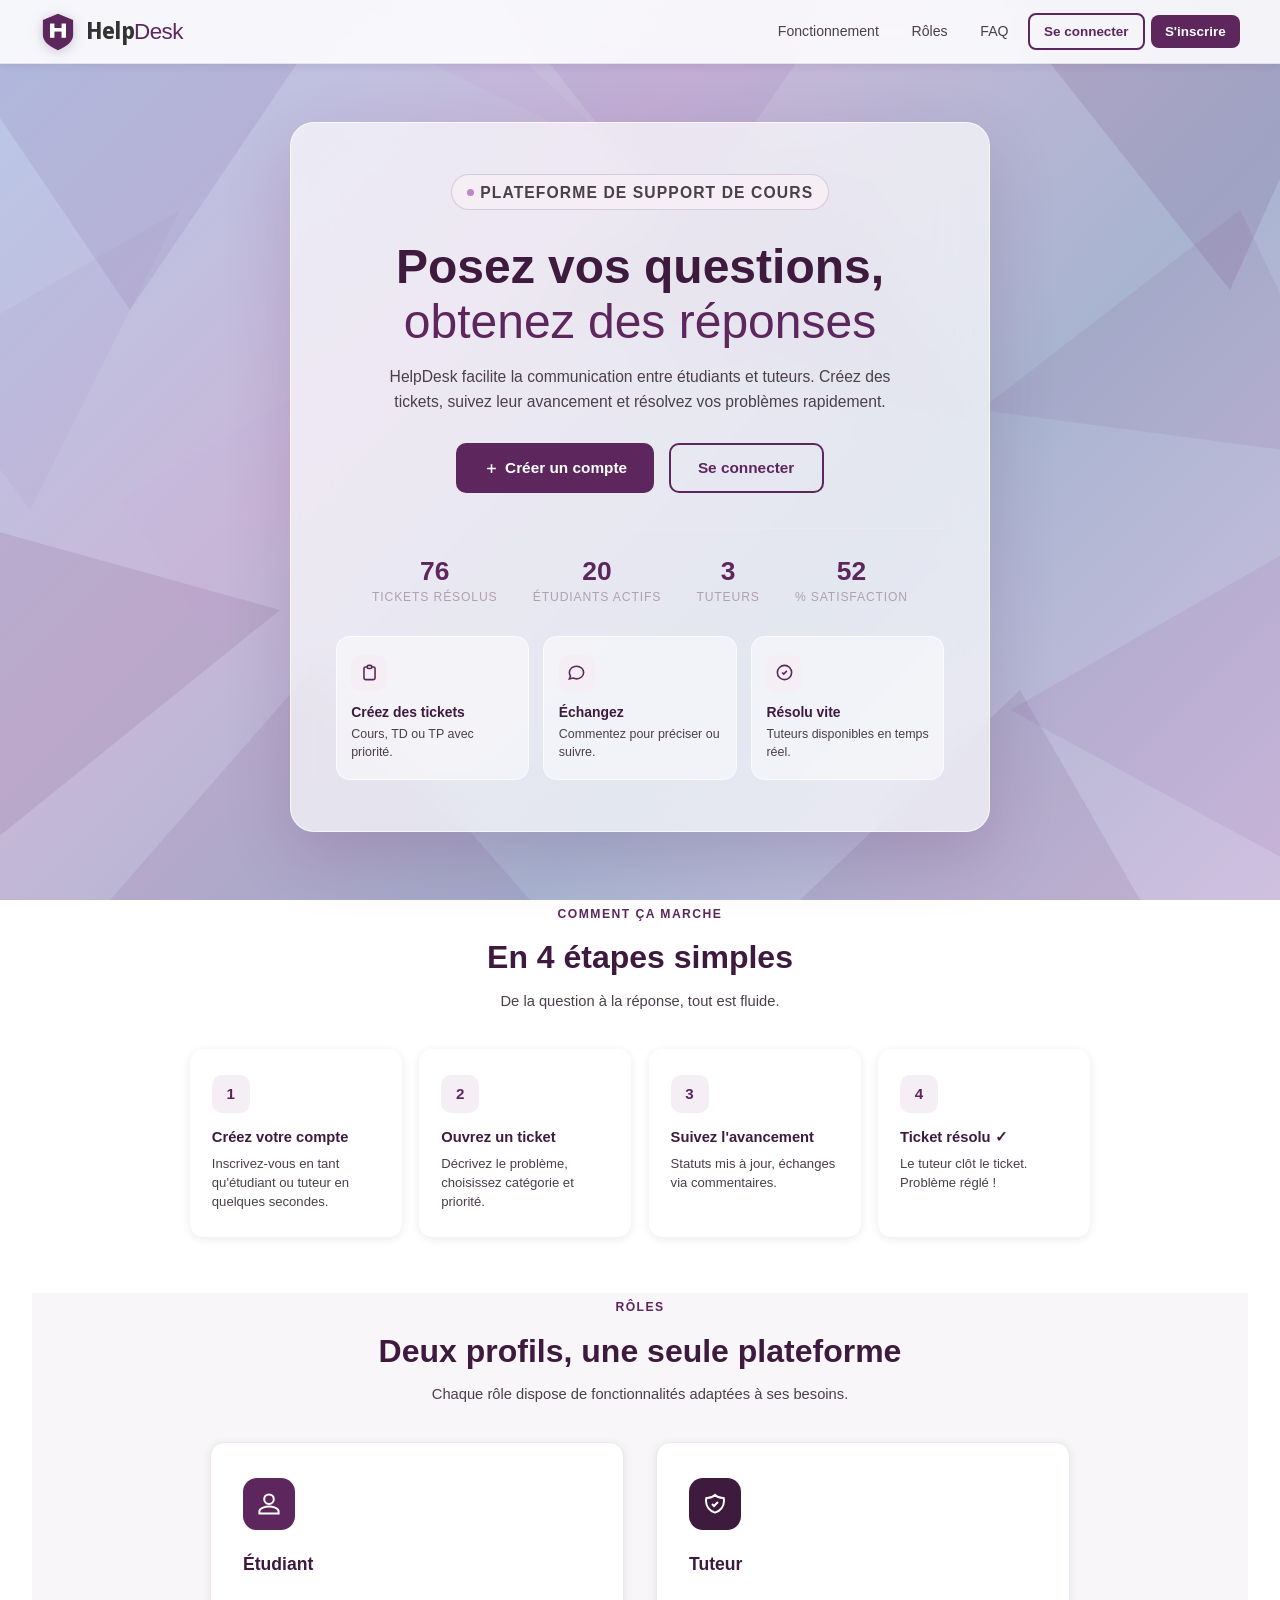
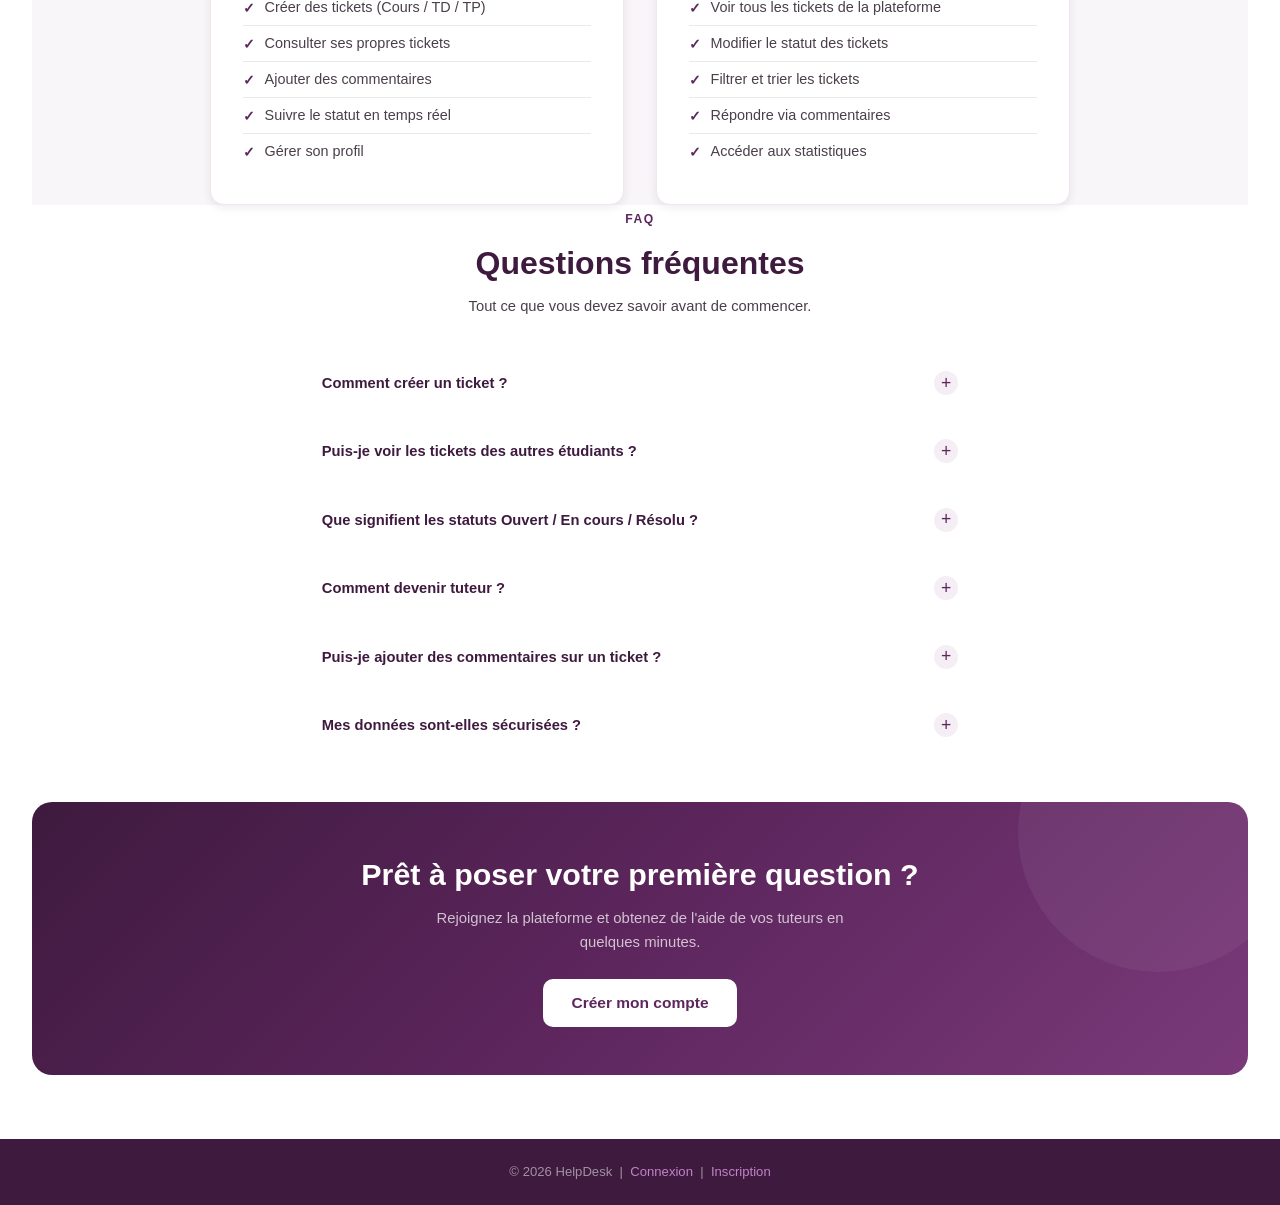
<file: Accueil/index.html>
<!DOCTYPE html>
<html lang="fr">

<!-- ════════════════════════════════════════════════════════════
     HEAD — les métadonnées, polices et la feuille de style
════════════════════════════════════════════════════════════ -->
<head>
  <meta charset="UTF-8" />
  <meta name="viewport" content="width=device-width, initial-scale=1.0" />
  <meta name="description" content="HelpDesk — Plateforme de support de cours entre étudiants et tuteurs." />
  <title>HelpDesk — Accueil</title>

  <!-- Googgle Fonts -->
  <link rel="preconnect" href="https://fonts.googleapis.com" />
  <link rel="preconnect" href="https://fonts.gstatic.com" crossorigin />
  <link
    href="https://fonts.googleapis.com/css2?family=Idiqlat:wght@200;300;400&family=Noto+Sans+Display:ital,wght@0,100..900;1,100..900&display=swap"
    rel="stylesheet"
  />

  <!-- Feuille de styles -->
  <link rel="stylesheet" href="index.css" />
</head>


<body>

  <!-- ════════════════════════════════════════
       FOND GÉOMÉTRIQUE 
  ════════════════════════════════════════ -->
  <div class="geo-bg" aria-hidden="true">
    <svg
      viewBox="0 0 1440 900"
      preserveAspectRatio="xMidYMid slice"
      xmlns="http://www.w3.org/2000/svg"
    >
      <polygon points="0,0 420,0 210,310"         fill="#7a5c9a" opacity=".14" />
      <polygon points="1440,0 1080,0 1310,290"     fill="#5d265d" opacity=".12" />
      <polygon points="0,900 360,610 0,510"         fill="#5d265d" opacity=".11" />
      <polygon points="1440,900 1090,710 1440,510"  fill="#9060a0" opacity=".13" />
      <polygon points="580,0 920,0 760,230"          fill="#8040a0" opacity=".09" />
      <polygon points="190,900 610,900 400,660"      fill="#6a3070" opacity=".10" />
      <polygon points="880,900 1220,900 1100,690"    fill="#5d265d" opacity=".10" />
      <polygon points="380,0 710,160 540,0"           fill="#b080c8" opacity=".08" />
      <polygon points="1060,410 1320,210 1440,460"   fill="#7a3a7a" opacity=".09" />
      <polygon points="0,360 260,210 110,510"         fill="#9070b0" opacity=".08" />
      <polygon points="600,300 900,150 1050,420"      fill="#5d265d" opacity=".06" />
      <polygon points="200,500 450,350 300,650"       fill="#c090d0" opacity=".06" />
    </svg>
  </div>

  <!-- ════════════════════════════════════════
       BARRE DE NAVIGATION
  ════════════════════════════════════════ -->
  <nav>
    <!-- Logo -->
    <a class="nav-logo" href="index.html">
      <!--<img src="images/logo.jpeg" alt="Logo HelpDesk" />-->

       <!--<div class="logo-box">H</div>-->
       <svg class="logo-svg" width="36" height="40" viewBox="0 0 80 90" xmlns="http://www.w3.org/2000/svg">
            <path d="M40 4 L74 18 L74 52 Q74 72 40 86 Q6 72 6 52 L6 18 Z" fill="#5d265d"/>
            <rect x="22" y="36" width="36" height="8" fill="white"/>
            <rect x="22" y="26" width="10" height="32" fill="white"/>
            <rect x="48" y="26" width="10" height="32" fill="white"/>
        <rect x="35" y="54" width="10" height="10" fill="#5d265d"/>
       </svg>

      <span class="logo-text">Help<span>Desk</span></span>
    </a>

    <!-- Liens de navigation page d accueil avant connexion ou inscription-->
    <div class="nav-right">
      <a href="#comment-ca-marche" class="nav-link">Fonctionnement</a>
      <a href="#roles" class="nav-link">Rôles</a>
      <a href="#faq" class="nav-link">FAQ</a>
      <a href="login.php" class="btn btn-outline btn-sm">Se connecter</a>
      <a href="CréationCompteEtudiant.html"      class="btn btn-primary btn-sm">S'inscrire</a>
    </div>
  </nav>

  <!--CONTENU PRINCIPAL -->
  <main class="page">

    <!-- SECTION HERO -->
    <section class="hero" aria-label="Présentation">
      <div class="hero-card">



        <!-- Badge -->
        <p class="hero-badge">Plateforme de support de cours</p>

        <!-- Titre principal -->
        <h1>
          Posez vos questions,<br />
          <span>obtenez des réponses</span>
        </h1>

        <!-- mot d 'accroche -->
        <p>
          HelpDesk facilite la communication entre étudiants et tuteurs.
          Créez des tickets, suivez leur avancement et résolvez vos problèmes rapidement.
        </p>

        <!-- Boutons d'action -->
        <div class="hero-actions">
          <a href="CréationCompteEtudiant.html" class="btn btn-primary">
            <!--icône-->
            <svg width="15" height="15" fill="none" viewBox="0 0 24 24" stroke="currentColor" stroke-width="2.5" aria-hidden="true">
              <path d="M12 5v14M5 12h14" />
            </svg>
            Créer un compte
          </a>
          <a href="login.html" class="btn btn-outline">Se connecter</a>
        </div>

        <!-- Statistiques animées -->
        <div class="hero-stats" aria-label="Chiffres clés">

          <div class="hstat">
            <div class="hstat-n" data-target="142">0</div>
            <div class="hstat-l">Tickets résolus</div>
          </div>

          <div class="hstat">
            <div class="hstat-n" data-target="38">0</div>
            <div class="hstat-l">Étudiants actifs</div>
          </div>

          <div class="hstat">
            <div class="hstat-n" data-target="6">0</div>
            <div class="hstat-l">Tuteurs</div>
          </div>

          <div class="hstat">
            <div class="hstat-n" data-target="98">0</div>
            <div class="hstat-l">% satisfaction</div>
          </div>

        </div>

        <!-- Points forts -->
        <div class="features">

          <div class="feat">
            <div class="feat-icon" aria-hidden="true">
              <svg width="19" height="19" fill="none" viewBox="0 0 24 24" stroke="currentColor" stroke-width="2">
                <path d="M9 5H7a2 2 0 00-2 2v12a2 2 0 002 2h10a2 2 0 002-2V7a2 2 0 00-2-2h-2M9 5a2 2 0 002 2h2a2 2 0 002-2M9 5a2 2 0 012-2h2a2 2 0 012 2" />
              </svg>
            </div>
            <h3>Créez des tickets</h3>
            <p>Cours, TD ou TP avec priorité.</p>
          </div>

          <div class="feat">
            <div class="feat-icon" aria-hidden="true">
              <svg width="19" height="19" fill="none" viewBox="0 0 24 24" stroke="currentColor" stroke-width="2">
                <path d="M8 12h.01M12 12h.01M16 12h.01M21 12c0 4.418-4.03 8-9 8a9.863 9.863 0 01-4.255-.949L3 20l1.395-3.72C3.512 15.042 3 13.574 3 12c0-4.418 4.03-8 9-8s9 3.582 9 8z" />
              </svg>
            </div>
            <h3>Échangez</h3>
            <p>Commentez pour préciser ou suivre.</p>
          </div>

          <div class="feat">
            <div class="feat-icon" aria-hidden="true">
              <svg width="19" height="19" fill="none" viewBox="0 0 24 24" stroke="currentColor" stroke-width="2">
                <path d="M9 12l2 2 4-4m6 2a9 9 0 11-18 0 9 9 0 0118 0z" />
              </svg>
            </div>
            <h3>Résolu vite</h3>
            <p>Tuteurs disponibles en temps réel.</p>
          </div>

        </div>

      </div>
    </section>


    <!--SECTION "COMMENT ÇA MARCHE" -->
    <div class="landing-extra">

      <div id="comment-ca-marche" class="section-header appear">
        <span class="section-label">Comment ça marche</span>
        <h2>En 4 étapes simples</h2>
        <p>De la question à la réponse, tout est fluide.</p>
      </div>

      <div class="steps-grid">

        <div class="step-card appear">
          <div class="step-number">1</div>
          <h3>Créez votre compte</h3>
          <p>Inscrivez-vous en tant qu'étudiant ou tuteur en quelques secondes.</p>
        </div>

        <div class="step-card appear">
          <div class="step-number">2</div>
          <h3>Ouvrez un ticket</h3>
          <p>Décrivez le problème, choisissez catégorie et priorité.</p>
        </div>

        <div class="step-card appear">
          <div class="step-number">3</div>
          <h3>Suivez l'avancement</h3>
          <p>Statuts mis à jour, échanges via commentaires.</p>
        </div>

        <div class="step-card appear">
          <div class="step-number">4</div>
          <h3>Ticket résolu ✓</h3>
          <p>Le tuteur clôt le ticket. Problème réglé !</p>
        </div>

      </div>
         
         <!-- ═══════════ ROLES ═══════════ -->
  <section id="roles" class="roles">
    <div class="section-header appear">
      <span class="section-label">Rôles</span>
      <h2>Deux profils, une seule plateforme</h2>
      <p>Chaque rôle dispose de fonctionnalités adaptées à ses besoins.</p>
    </div>
    <div class="roles-grid">
      <div class="role-card appear">
        <div class="role-icon">
          <svg width="24" height="24" fill="none" viewBox="0 0 24 24" stroke="white" stroke-width="2">
            <path d="M12 12c2.7 0 4.8-2.1 4.8-4.8S14.7 2.4 12 2.4 7.2 4.5 7.2 7.2 9.3 12 12 12zm0 2.4c-3.2 0-9.6 1.6-9.6 4.8v2.4h19.2v-2.4c0-3.2-6.4-4.8-9.6-4.8z"/>
          </svg>
        </div>
        <h3>Étudiant</h3>
        <ul class="role-features">
          <li>Créer des tickets (Cours / TD / TP)</li>
          <li>Consulter ses propres tickets</li>
          <li>Ajouter des commentaires</li>
          <li>Suivre le statut en temps réel</li>
          <li>Gérer son profil</li>
        </ul>
      </div>
      <div class="role-card appear">
        <div class="role-icon tutor">
          <svg width="24" height="24" fill="none" viewBox="0 0 24 24" stroke="white" stroke-width="2">
            <path d="M9 12l2 2 4-4m5.618-4.016A11.955 11.955 0 0112 2.944a11.955 11.955 0 01-8.618 3.04A12.02 12.02 0 003 9c0 5.591 3.824 10.29 9 11.622 5.176-1.332 9-6.03 9-11.622 0-1.042-.133-2.052-.382-3.016z"/>
          </svg>
        </div>
        <h3>Tuteur</h3>
        <ul class="role-features">
          <li>Voir tous les tickets de la plateforme</li>
          <li>Modifier le statut des tickets</li>
          <li>Filtrer et trier les tickets</li>
          <li>Répondre via commentaires</li>
          <li>Accéder aux statistiques</li>
        </ul>
      </div>
    </div>
  </section>


      <!--SECTION FAQ-->
      <div id="faq" class="section-header appear">
        <span class="section-label">FAQ</span>
        <h2>Questions fréquentes</h2>
        <p>Tout ce que vous devez savoir avant de commencer.</p>
      </div>

      <div class="faq-list">

        <div class="faq-item appear">
          <button class="faq-question" aria-expanded="false">
            Comment créer un ticket ?
            <span class="faq-icon" aria-hidden="true">+</span>
          </button>
          <div class="faq-answer">
            Une fois connecté, cliquez sur "Créer un ticket". Remplissez le titre,
            la description, la catégorie (Cours / TD / TP) et la priorité, puis soumettez.
          </div>
        </div>

        <div class="faq-item appear">
          <button class="faq-question" aria-expanded="false">
            Puis-je voir les tickets des autres étudiants ?
            <span class="faq-icon" aria-hidden="true">+</span>
          </button>
          <div class="faq-answer">
            Non. Chaque étudiant ne voit que ses propres tickets.
            Seuls les tuteurs ont accès à l'ensemble des tickets de la plateforme.
          </div>
        </div>

        <div class="faq-item appear">
          <button class="faq-question" aria-expanded="false">
            Que signifient les statuts Ouvert / En cours / Résolu ?
            <span class="faq-icon" aria-hidden="true">+</span>
          </button>
          <div class="faq-answer">
            <strong>Ouvert</strong> = en attente de traitement,
            <strong>En cours</strong> = pris en charge par un tuteur,
            <strong>Résolu</strong> = réponse apportée et ticket fermé.
          </div>
        </div>

        <div class="faq-item appear">
          <button class="faq-question" aria-expanded="false">
            Comment devenir tuteur ?
            <span class="faq-icon" aria-hidden="true">+</span>
          </button>
          <div class="faq-answer">
            Choisissez le rôle "Tuteur" lors de l'inscription.
            Ce rôle est réservé aux encadrants du cours.
          </div>
        </div>

        <div class="faq-item appear">
          <button class="faq-question" aria-expanded="false">
            Puis-je ajouter des commentaires sur un ticket ?
            <span class="faq-icon" aria-hidden="true">+</span>
          </button>
          <div class="faq-answer">
            Oui. Depuis la page détail d'un ticket, l'auteur et les tuteurs
            peuvent échanger via la section commentaires.
          </div>
        </div>

        <div class="faq-item appear">
          <button class="faq-question" aria-expanded="false">
            Mes données sont-elles sécurisées ?
            <span class="faq-icon" aria-hidden="true">+</span>
          </button>
          <div class="faq-answer">
            Oui. La plateforme applique une protection, une validation
            des données côté serveur et un contrôle d'accès strict selon
            votre rôle (étudiant ou tuteur).
          </div>
        </div>

      </div>


      <!-- notre banniere CTA-->
      <div class="cta-bottom appear">
        <h2>Prêt à poser votre première question ?</h2>
        <p>
          Rejoignez la plateforme et obtenez de l'aide
          de vos tuteurs en quelques minutes.
        </p>
        <a href="CreationCompteEtudiant.html" class="btn btn-white">
          Créer mon compte
        </a>
      </div>

    </div>

  </main>


  <!-- PIED DE PAGE -->
  <footer>
    <p>
      &copy; 2026 HelpDesk &nbsp;|&nbsp;
      <a href="login.html">Connexion</a> &nbsp;|&nbsp;
      <a href="CreationCompteEtudiant.html">Inscription</a>
    </p>
  </footer>

  <script src="index.js"></script>

</body>
</html>
</file>
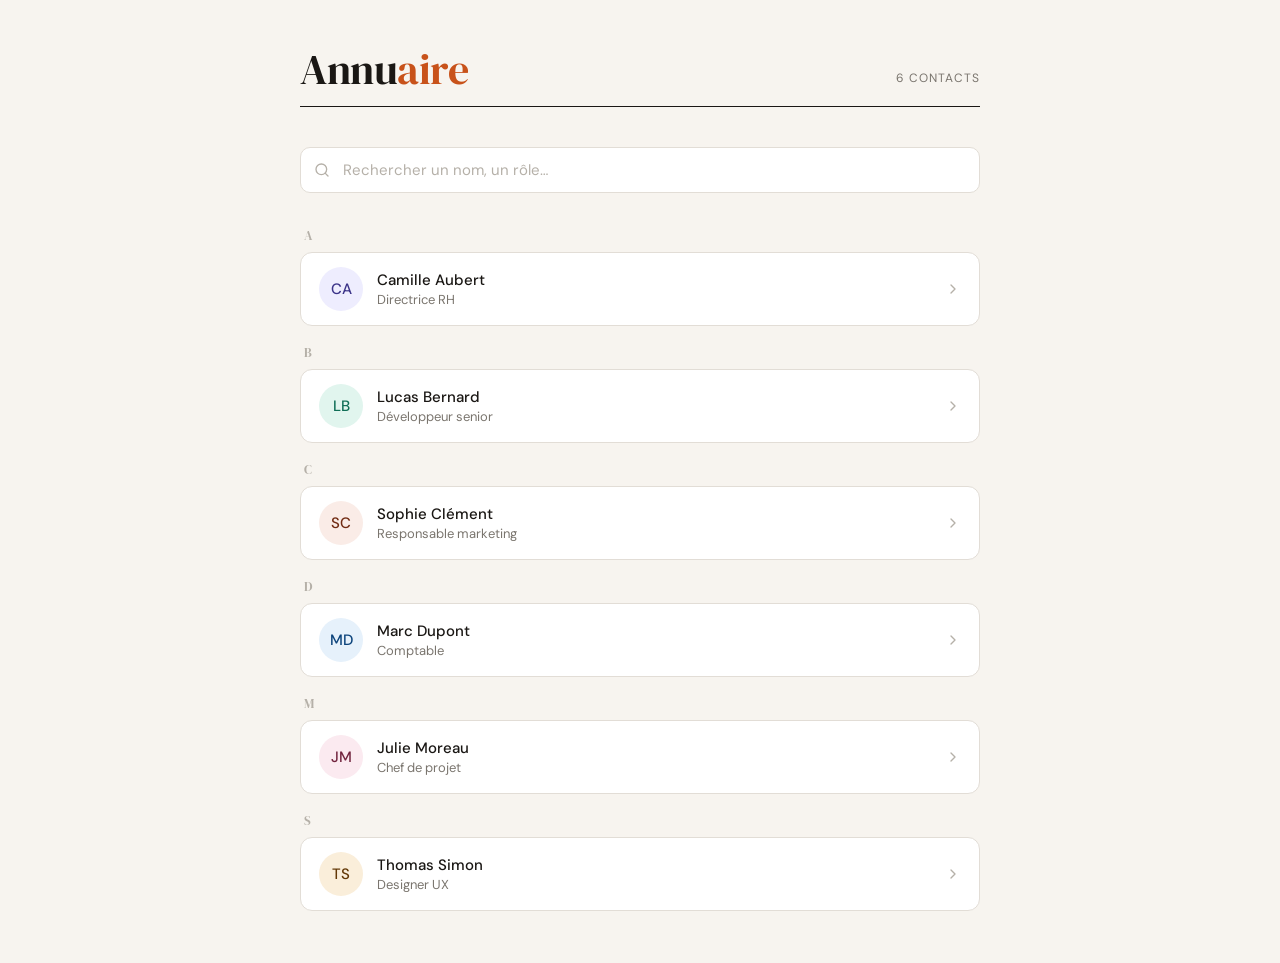
<file: ProjetDEV/index.html>
<!DOCTYPE html>
<html lang="fr">
<head>
  <meta charset="UTF-8" />
  <meta name="viewport" content="width=device-width, initial-scale=1.0" />
  <title>Annuaire</title>
  <link href="https://fonts.googleapis.com/css2?family=DM+Serif+Display&family=DM+Sans:wght@300;400;500&display=swap" rel="stylesheet" />
  <link rel="stylesheet" href="style.css" />
</head>
<body>

  <header class="page-header">
    <div class="page-title">Annu<span>aire</span></div>
    <div class="page-meta" id="count">6 contacts</div>
  </header>

  <div class="search-wrapper">
    <svg class="search-icon" width="16" height="16" viewBox="0 0 24 24" fill="none" stroke="currentColor" stroke-width="2" stroke-linecap="round" stroke-linejoin="round">
      <circle cx="11" cy="11" r="8"/><line x1="21" y1="21" x2="16.65" y2="16.65"/>
    </svg>
    <input type="text" class="search-input" id="search" placeholder="Rechercher un nom, un rôle…" />
  </div>

  <div class="directory" id="directory"></div>

  <script src="script.js"></script>
</body>
</html>
</file>
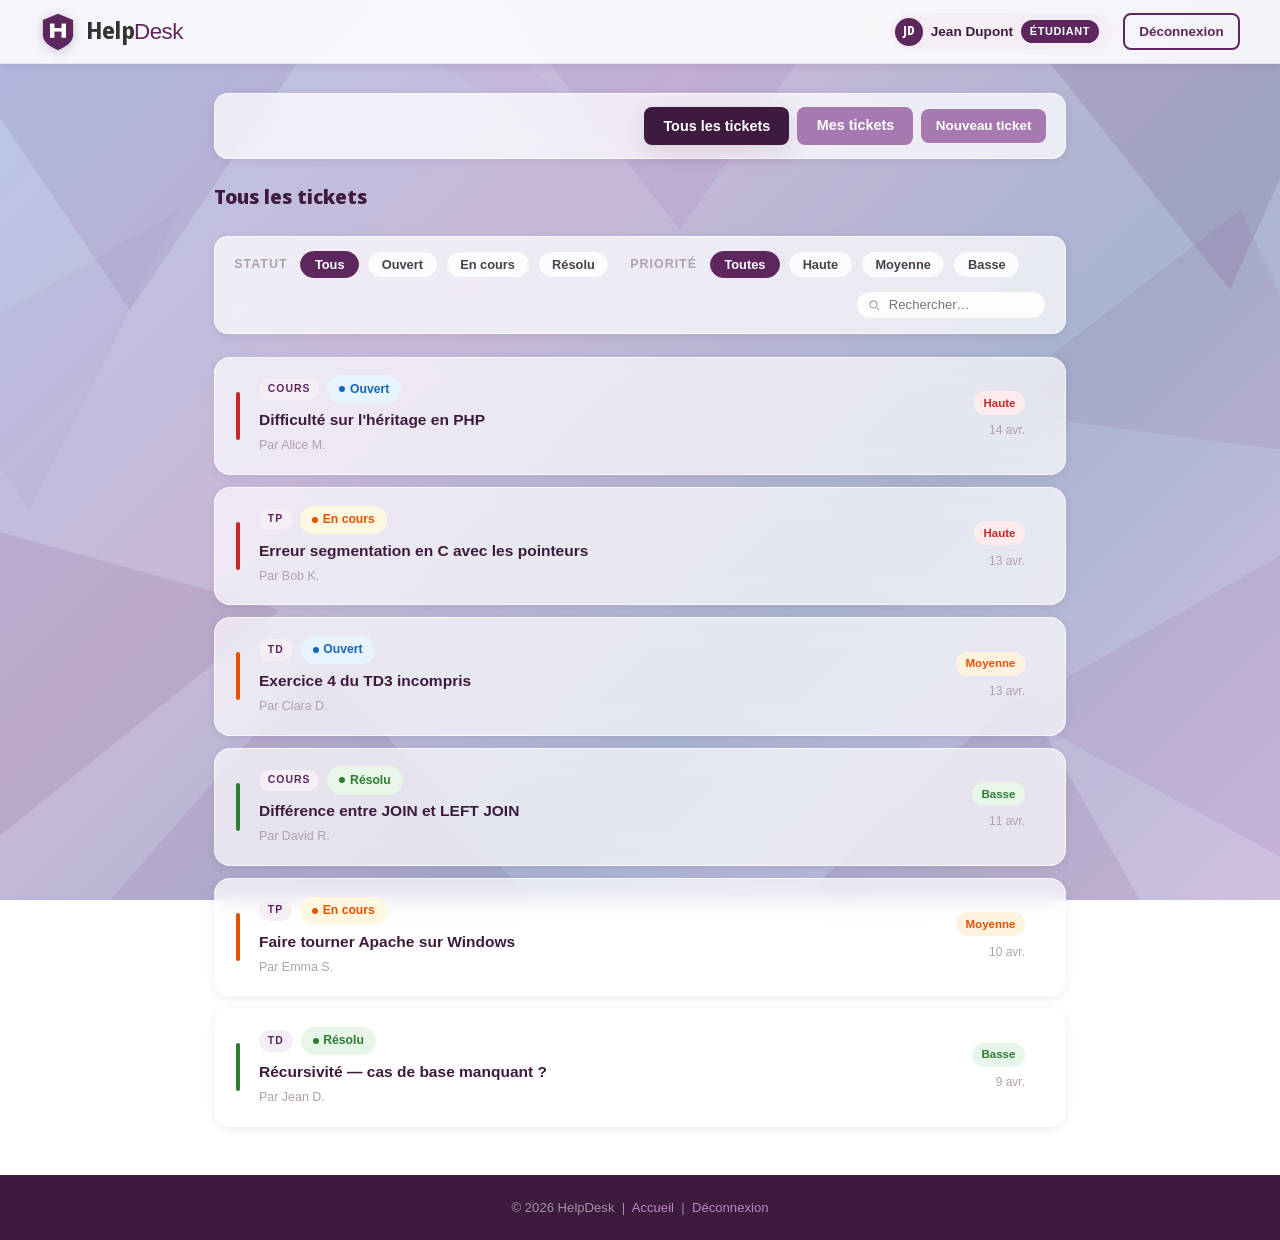
<file: Accueil/dashboard (2).html>
<!DOCTYPE html>
<html lang="fr">
<head>
  <meta charset="UTF-8" />
  <meta name="viewport" content="width=device-width, initial-scale=1.0" />
  <title>HelpDesk — Tableau de bord</title>

  <link rel="preconnect" href="https://fonts.googleapis.com" />
  <link rel="preconnect" href="https://fonts.gstatic.com" crossorigin />
  <link href="https://fonts.googleapis.com/css2?family=Idiqlat:wght@200;300;400&family=Noto+Sans+Display:ital,wght@0,100..900;1,100..900&display=swap" rel="stylesheet" />
  <link rel="stylesheet" href="dashboard.css" />
</head>

<body>

  <div class="geo-bg" aria-hidden="true">
    <svg viewBox="0 0 1440 900" preserveAspectRatio="xMidYMid slice" xmlns="http://www.w3.org/2000/svg">
      <polygon points="0,0 420,0 210,310"         fill="#7a5c9a" opacity=".14"/>
      <polygon points="1440,0 1080,0 1310,290"     fill="#5d265d" opacity=".12"/>
      <polygon points="0,900 360,610 0,510"         fill="#5d265d" opacity=".11"/>
      <polygon points="1440,900 1090,710 1440,510"  fill="#9060a0" opacity=".13"/>
      <polygon points="580,0 920,0 760,230"          fill="#8040a0" opacity=".09"/>
      <polygon points="190,900 610,900 400,660"      fill="#6a3070" opacity=".10"/>
      <polygon points="880,900 1220,900 1100,690"    fill="#5d265d" opacity=".10"/>
      <polygon points="380,0 710,160 540,0"           fill="#b080c8" opacity=".08"/>
      <polygon points="1060,410 1320,210 1440,460"   fill="#7a3a7a" opacity=".09"/>
      <polygon points="0,360 260,210 110,510"         fill="#9070b0" opacity=".08"/>
    </svg>
  </div>

  <nav>
    <a class="nav-logo" href="index.html">
      <svg class="logo-svg" width="36" height="40" viewBox="0 0 80 90" xmlns="http://www.w3.org/2000/svg">
        <path d="M40 4 L74 18 L74 52 Q74 72 40 86 Q6 72 6 52 L6 18 Z" fill="#5d265d"/>
        <rect x="22" y="36" width="36" height="8" fill="white"/>
        <rect x="22" y="26" width="10" height="32" fill="white"/>
        <rect x="48" y="26" width="10" height="32" fill="white"/>
        <rect x="35" y="54" width="10" height="10" fill="#5d265d"/>
      </svg>
      <span class="logo-text">Help<span>Desk</span></span>
    </a>

    <div class="nav-right">
      <div class="user-info">
        <div class="user-avatar" id="user-avatar">JD</div>
        <span class="user-name" id="user-display-name" style="cursor: pointer;" onclick="window.location.href='profil.html'">Jean Dupont</span>
        <span class="role-badge" id="role-badge">Étudiant</span>
      </div>
      <a href="logout.php" class="btn btn-outline btn-sm">Déconnexion</a>
    </div>
  </nav>

  <main class="page">
    <div class="dashboard-wrap">
      <section class="main-area">

        <div class="action-bar">
          <div style="margin-left:auto; display:flex; gap:0.5rem; align-items:center;">
            <div class="tab-nav">
              <button class="tab-btn active" id="tab-all">Tous les tickets</button>
              <a href="tickets.html" class="tab-btn" id="tab-mine">Mes tickets</a>
            </div>
            <a href="creationticket.html" class="btn btn-primary btn-sm">Nouveau ticket</a>
          </div>
        </div>

        <div class="section-top">
          <h2 id="section-title">Tous les tickets</h2>
        </div>

        <div class="filter-bar">
          <span class="filter-label">Statut</span>
          <div class="filter-group" id="filter-status">
            <button class="filter-chip active" data-value="tous">Tous</button>
            <button class="filter-chip" data-value="Ouvert">Ouvert</button>
            <button class="filter-chip" data-value="En cours">En cours</button>
            <button class="filter-chip" data-value="Résolu">Résolu</button>
          </div>

          <span class="filter-label" style="margin-left:.5rem">Priorité</span>
          <div class="filter-group" id="filter-priority">
            <button class="filter-chip active" data-value="tous">Toutes</button>
            <button class="filter-chip" data-value="Haute">Haute</button>
            <button class="filter-chip" data-value="Moyenne">Moyenne</button>
            <button class="filter-chip" data-value="Basse">Basse</button>
          </div>

          <div class="filter-search">
            <svg width="14" height="14" fill="none" viewBox="0 0 24 24" stroke="currentColor" stroke-width="2">
              <path d="M21 21l-4.35-4.35M17 11A6 6 0 1 1 5 11a6 6 0 0 1 12 0z"/>
            </svg>
            <input type="text" placeholder="Rechercher…" id="search-input"/>
          </div>
        </div>

        <div class="tickets-list" id="tickets-list"></div>

      </section>
    </div>
  </main>

  <footer>
    <p>
      &copy; 2026 HelpDesk &nbsp;|&nbsp;
      <a href="index.html">Accueil</a> &nbsp;|&nbsp;
      <a href="logout.php">Déconnexion</a>
    </p>
  </footer>

  <script src="dashboard.js"></script>

</body>
</html>
</file>
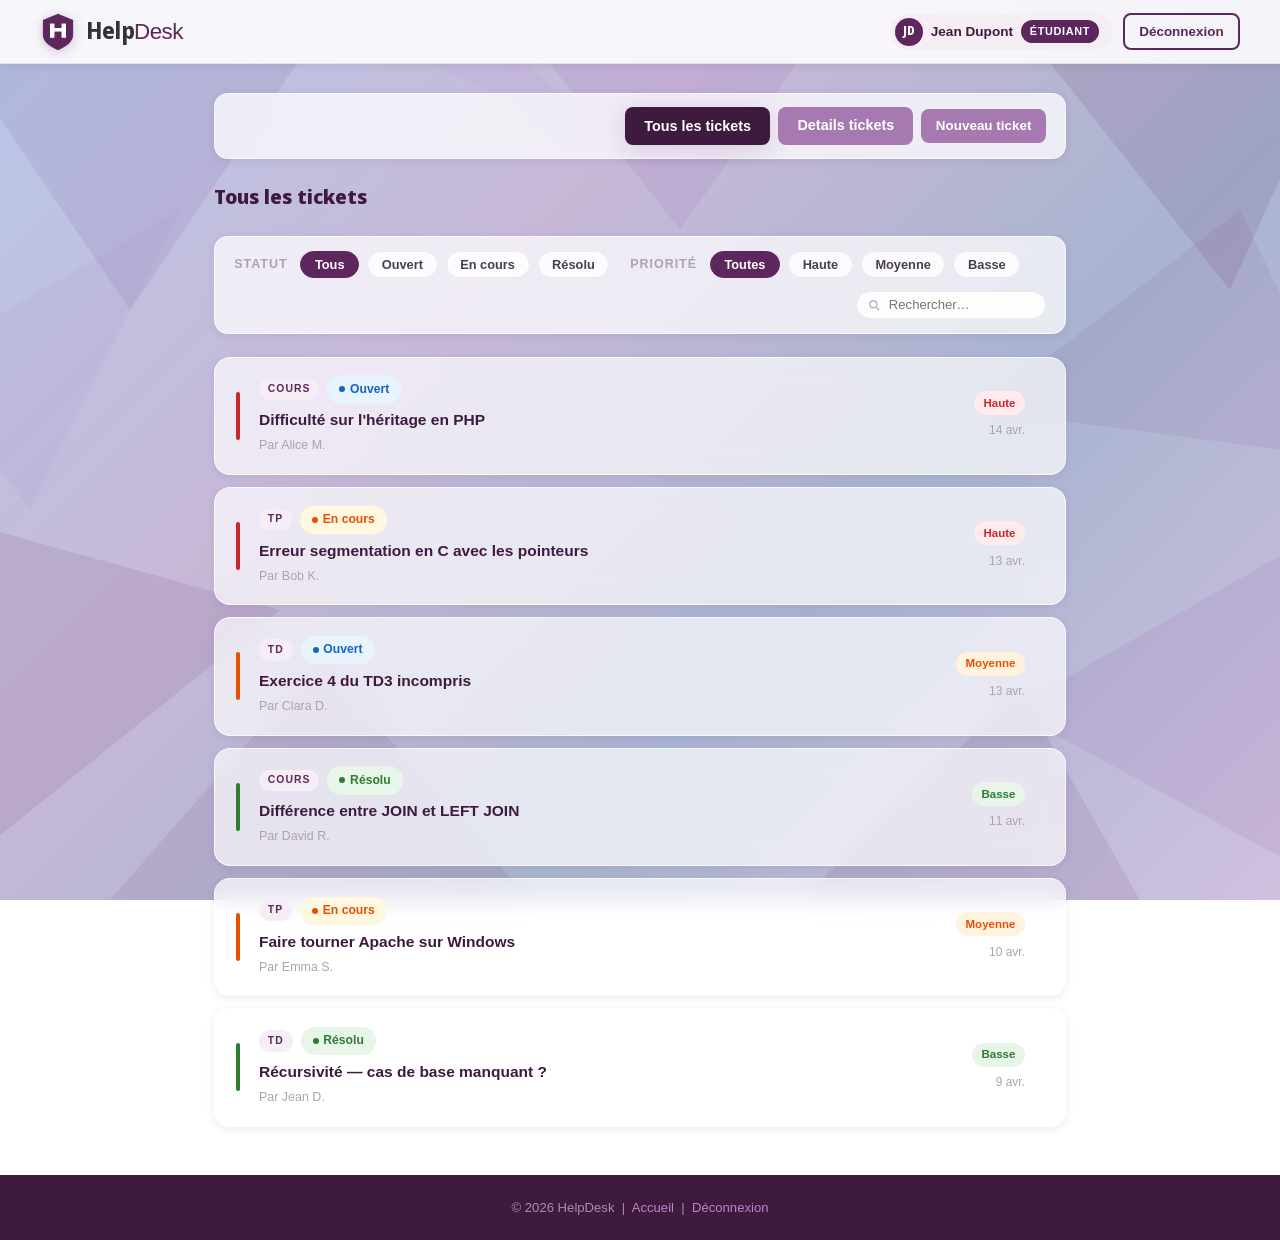
<file: Accueil/dashboard.html>
<!DOCTYPE html>
<html lang="fr">
<head>
  <meta charset="UTF-8" />
  <meta name="viewport" content="width=device-width, initial-scale=1.0" />
  <title>HelpDesk — Tableau de bord</title>

  <link rel="preconnect" href="https://fonts.googleapis.com" />
  <link rel="preconnect" href="https://fonts.gstatic.com" crossorigin />
  <link href="https://fonts.googleapis.com/css2?family=Idiqlat:wght@200;300;400&family=Noto+Sans+Display:ital,wght@0,100..900;1,100..900&display=swap" rel="stylesheet" />
  <link rel="stylesheet" href="dashboard.css" />
</head>

<body>

  <div class="geo-bg" aria-hidden="true">
    <svg viewBox="0 0 1440 900" preserveAspectRatio="xMidYMid slice" xmlns="http://www.w3.org/2000/svg">
      <polygon points="0,0 420,0 210,310"         fill="#7a5c9a" opacity=".14"/>
      <polygon points="1440,0 1080,0 1310,290"     fill="#5d265d" opacity=".12"/>
      <polygon points="0,900 360,610 0,510"         fill="#5d265d" opacity=".11"/>
      <polygon points="1440,900 1090,710 1440,510"  fill="#9060a0" opacity=".13"/>
      <polygon points="580,0 920,0 760,230"          fill="#8040a0" opacity=".09"/>
      <polygon points="190,900 610,900 400,660"      fill="#6a3070" opacity=".10"/>
      <polygon points="880,900 1220,900 1100,690"    fill="#5d265d" opacity=".10"/>
      <polygon points="380,0 710,160 540,0"           fill="#b080c8" opacity=".08"/>
      <polygon points="1060,410 1320,210 1440,460"   fill="#7a3a7a" opacity=".09"/>
      <polygon points="0,360 260,210 110,510"         fill="#9070b0" opacity=".08"/>
    </svg>
  </div>

  <nav>
    <a class="nav-logo" href="index.html">
      <svg class="logo-svg" width="36" height="40" viewBox="0 0 80 90" xmlns="http://www.w3.org/2000/svg">
        <path d="M40 4 L74 18 L74 52 Q74 72 40 86 Q6 72 6 52 L6 18 Z" fill="#5d265d"/>
        <rect x="22" y="36" width="36" height="8" fill="white"/>
        <rect x="22" y="26" width="10" height="32" fill="white"/>
        <rect x="48" y="26" width="10" height="32" fill="white"/>
        <rect x="35" y="54" width="10" height="10" fill="#5d265d"/>
      </svg>
      <span class="logo-text">Help<span>Desk</span></span>
    </a>

    <div class="nav-right">
      <div class="user-info">
        <div class="user-avatar" id="user-avatar">JD</div>
        <span class="user-name" id="user-display-name" style="cursor: pointer;" onclick="window.location.href='profil.html'">Jean Dupont</span>
        <span class="role-badge" id="role-badge">Étudiant</span>
      </div>
      <a href="logout.php" class="btn btn-outline btn-sm">Déconnexion</a>
    </div>
  </nav>

  <main class="page">
    <div class="dashboard-wrap">
      <section class="main-area">

        <div class="action-bar">
          <div style="margin-left:auto; display:flex; gap:0.5rem; align-items:center;">
            <div class="tab-nav">
              <button class="tab-btn active" id="tab-all">Tous les tickets</button>
              <a href="tickets.html" class="tab-btn" id="tab-mine">Details tickets</a>
            </div>
            <a href="creationticket.html" class="btn btn-primary btn-sm">Nouveau ticket</a>
          </div>
        </div>

        <div class="section-top">
          <h2 id="section-title">Tous les tickets</h2>
        </div>

        <div class="filter-bar">
          <span class="filter-label">Statut</span>
          <div class="filter-group" id="filter-status">
            <button class="filter-chip active" data-value="tous">Tous</button>
            <button class="filter-chip" data-value="Ouvert">Ouvert</button>
            <button class="filter-chip" data-value="En cours">En cours</button>
            <button class="filter-chip" data-value="Résolu">Résolu</button>
          </div>

          <span class="filter-label" style="margin-left:.5rem">Priorité</span>
          <div class="filter-group" id="filter-priority">
            <button class="filter-chip active" data-value="tous">Toutes</button>
            <button class="filter-chip" data-value="Haute">Haute</button>
            <button class="filter-chip" data-value="Moyenne">Moyenne</button>
            <button class="filter-chip" data-value="Basse">Basse</button>
          </div>

          <div class="filter-search">
            <svg width="14" height="14" fill="none" viewBox="0 0 24 24" stroke="currentColor" stroke-width="2">
              <path d="M21 21l-4.35-4.35M17 11A6 6 0 1 1 5 11a6 6 0 0 1 12 0z"/>
            </svg>
            <input type="text" placeholder="Rechercher…" id="search-input"/>
          </div>
        </div>

        <div class="tickets-list" id="tickets-list"></div>

      </section>
    </div>
  </main>

  <footer>
    <p>
      &copy; 2026 HelpDesk &nbsp;|&nbsp;
      <a href="index.html">Accueil</a> &nbsp;|&nbsp;
      <a href="logout.php">Déconnexion</a>
    </p>
  </footer>

  <script src="dashboard.js"></script>

</body>
</html>
</file>
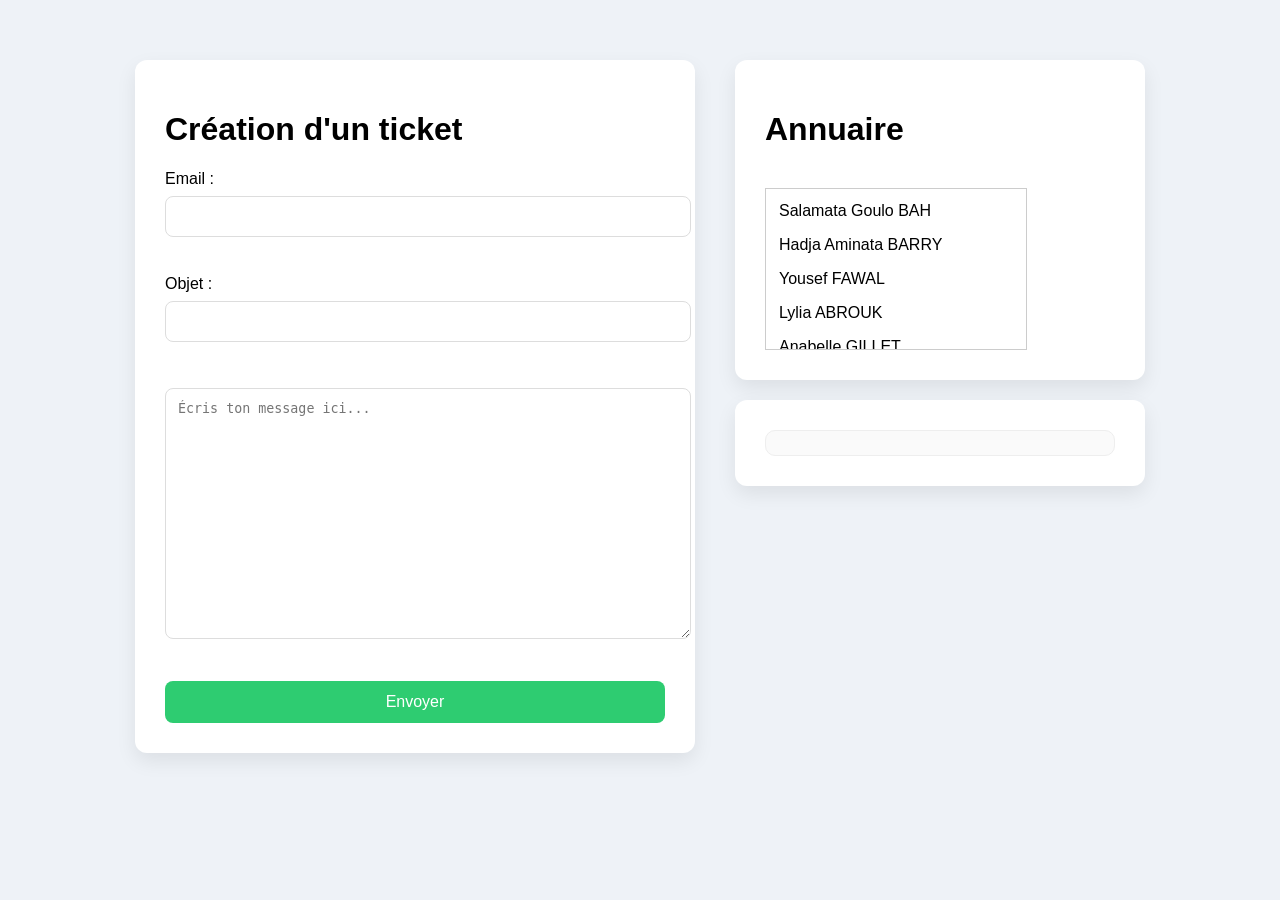
<file: ProjetDEV/ticket.html>
<!DOCTYPE html>
<html lang="en">
<head>
    <meta charset="UTF-8">
    <meta name="viewport" content="width=device-width, initial-scale=1.0">
    <link rel="stylesheet" type="text/css" href="ticket.css"/>
    <title>Document</title>
</head>
<body>
    <div class="page">
    <div class="formulaire">
        
        <h1>Création d'un ticket </h1>
        <form method="post" action="ticket.php">
            
            <label for="prenom" >Email : </label>
            <input type="email" name="mail" id="mail"><br><br>
            <label for="objet">Objet : </label>
            <input type="text" name="objet" id="objet"><br><br>  
            <textarea name="message" rows="15" cols="50" 
            placeholder="Écris ton message ici..."></textarea> <br><br>
            <button type="submit">Envoyer</button>
        </form> 
    </div>
    <div>
        <div class="annuaire">
        
            <h1>Annuaire</h1><br> 
            <div class="scroll-pane">
                <ul>
                    <li class="nom">Salamata Goulo BAH</li>
                    <li class="nom">Hadja Aminata BARRY</li>
                    <li class="nom">Yousef FAWAL</li>
                    <li class="nom prof">Lylia ABROUK</li>
                    <li class="nom prof">Anabelle GILLET</li>
                    <li class="nom prof">Eric LECLERCQ</li>
                    <li>Élément 7</li>
                    <li>Élément 8</li>
                    <li>Élément 9</li>
                    <li>Élément 10</li>
                </ul>
            </div>
        
        </div>
        <div id="contacts">
            <div id="contact"></div>
        </div>
    </div>
    <script src="ticket.js"></script>
</body>

</html>
</file>
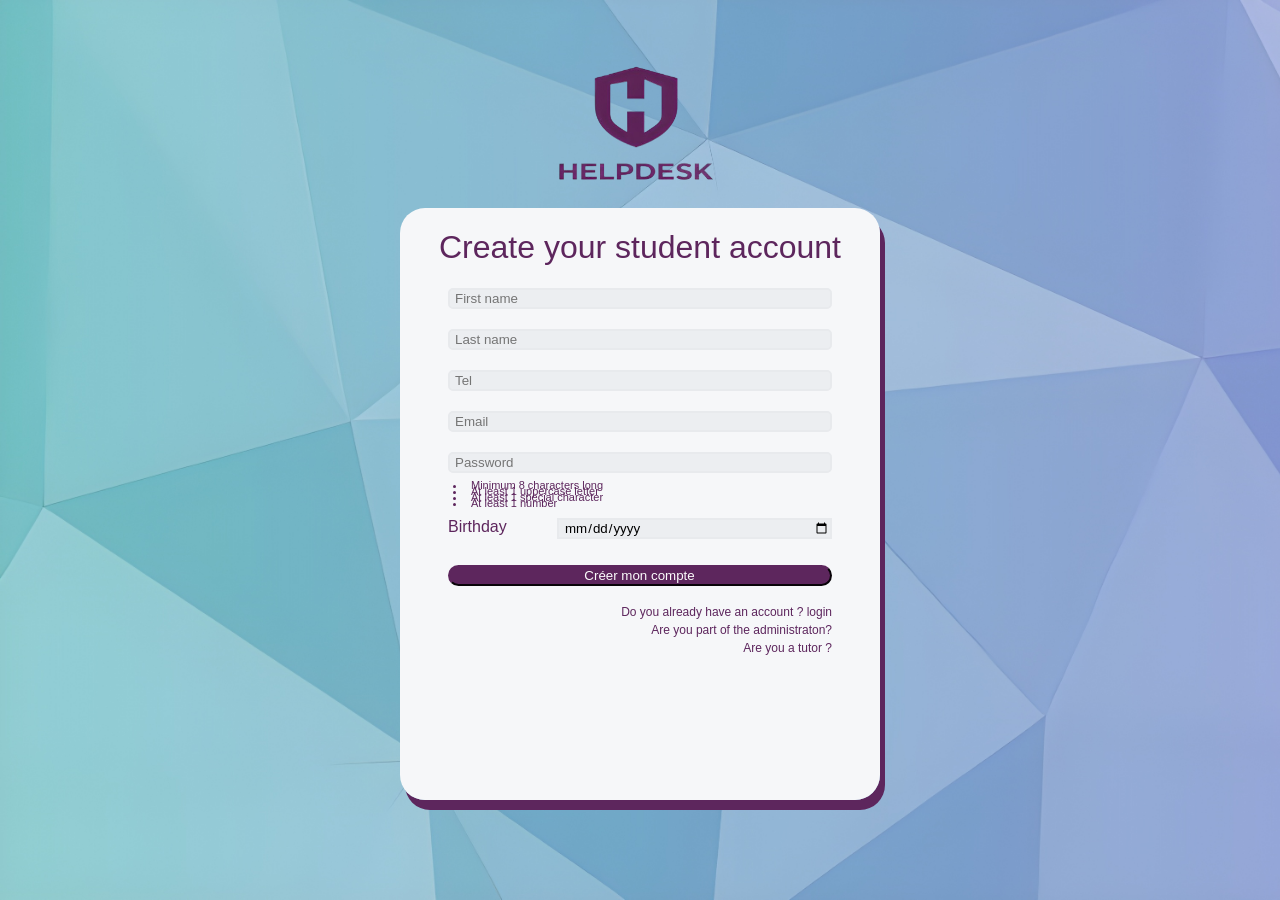
<file: AccountCreation/Student/CreationCompteEtudiant.html>
<!DOCTYPE html>
<html lang=en">

<head>
    <meta charset="UTF-8">
    <title>HelpDesk</title>
    <meta name="viewport" content="width=device-width, initial-scale=1.0">
    <link rel="stylesheet" href="CreationCompteEtudiant .css">
    <link rel="icon" type="image/png" href="Images/logo.png" sizes="32x32" />
    <title>Document</title>
</head>

<body>
    <div id="containerLogin">


        <div id="imgContainer">
            <img src="Images/logo.png" alt="logo" id="imgLogo">
        </div>


        <form id="Form" name="Form">

            <fieldset>
                <h1>Create your student account</h1>

                <div id="divInfo">

                    <input type="text" name="firstName" id="firstName" placeholder="First name">
                    <div class="divErreurLeft">
                        <p id="firstNameError" class="invalid_requirement"></p>
                    </div>

                    <input type="text" name="lastName" id="lastName" placeholder="Last name">
                    <div class="divErreurLeft">
                        <p id="lastNameError" class="invalid_requirement"></p>
                    </div>

                    <input type="text" name="tel" id="tel" placeholder="Tel" autocomplete="tel">
                    <div class="divErreurLeft">
                        <p id="telError" class="invalid_requirement"></p>
                    </div>

                    <input type="text" name="email" id="email" placeholder="Email" autocomplete="email">
                    <div class="divErreurLeft">
                        <p id="emailError" class="invalid_requirement"></p>
                    </div>

                    <input type="text" name="password" id="password" placeholder="Password">
                    <div class="divErrorLeft">
                        <p id="passwordError">
                        <ul id="password_requirements_list">
                            <li>Minimum 8 characters long</li>
                            <li>At least 1 uppercase letter</li>
                            <li>At least 1 special character</li>
                            <li>At least 1 number</li>
                        </ul>
                        </p>

                    </div>

                    <div id="divBirthday">
                        <label for="birthday" id="labelBirthday">Birthday</label>
                        <input type="date" name="birthday" id="birthday">

                    </div>
                    <p id="birthdayError" class="invalid_requirement"></p>

                    <input type="submit" value="Créer mon compte" id="btCreateAccount">
                    <div id="divLink">
                        <a href=""> Do you already have an account ? login</a>
                        <a href=""> Are you part of the administraton?</a>
                        <a href=""> Are you a tutor ?</a>
                    </div>


                </div>




            </fieldset>

        </form>

    </div>
</body>
<script src="CreationCompteEtudiant.js"></script>

</html>
</file>
<file: Accueil/index.css>
/*
  RESET & VARIABLES CSS
*/
*, *::before, *::after {
  box-sizing: border-box;
  margin: 0;
  padding: 0;
  font-family: "Idiqlat", sans-serif;
  font-optical-sizing: auto;
  font-weight: 500;
  font-style: normal;
  font-variation-settings: "wdth" 100;
}

:root {
  /* Couleurs */
  --primary:        #5d265d;
  --primary-light:  #7a3a7a;
  --primary-dark:   #3e1a3e;
  --primary-faint:  #f5eef5;
  --accent:         #c084c8;
  --white:          #ffffff;
  --grey-100:       #f8f6f8;
  --grey-200:       #ede8ed;
  --grey-400:       #b0a0b0;
  --grey-700:       #4a3f4a;
  --text:           #2b1f2b;

  /* Utiles */
  --radius:         14px;
  --shadow-sm:      0 2px 8px rgba(93, 38, 93, 0.10);
  --shadow-md:      0 6px 24px rgba(93, 38, 93, 0.15);
  --transition:     0.3s cubic-bezier(0.4, 0, 0.2, 1);
}

html {
  scroll-behavior: smooth;
}

body {
  color: var(--text);
  line-height: 1.6;
  overflow-x: hidden;
  min-height: 100vh;
}

/* 
FOND GÉOMÉTRIQUE (style)
 */
.geo-bg {
  position: fixed;
  inset: 0;
  z-index: -1;
  background: linear-gradient(
    135deg,
    #b8c8e8 0%,
    #c8b8d8 35%,
    #a8b4d0 65%,
    #d0c0e0 100%
  );
}

.geo-bg svg {
  position: absolute;
  inset: 0;
  width: 100%;
  height: 100%;
}

/* 
    BARRE DE NAVIGATION
 */
nav {
  position: fixed;
  top: 0;
  left: 0;
  right: 0;
  z-index: 100;
  display: flex;
  align-items: center;
  justify-content: space-between;
  padding: 0 2.5rem;
  height: 64px;
  background: rgba(255, 255, 255, 0.88);
  backdrop-filter: blur(18px);
  border-bottom: 1px solid rgba(93, 38, 93, 0.10);
  box-shadow: var(--shadow-sm);
}

/* Le petit carré violet avec le H */
/*
.logo-box {
    background: var(--primary);  
    color: white;
    width: 35px;
    height: 35px;
    display: flex;
    align-items: center;
    justify-content: center;
    border-radius: 8px;
    font-weight: 900;
    font-family: 'Noto Sans Display', sans-serif;
    font-size: 1.2rem;
    box-shadow: 0 4px 10px rgba(93, 38, 93, 0.2);
}
*/
.logo-svg {
  color: var(--primary);
  filter: drop-shadow(0 2px 6px rgba(93, 38, 93, 0.25));
  transition: transform var(--transition);
}

.nav-logo:hover .logo-svg {
  transform: scale(1.08);
}




/* Le texte "HelpDesk" */
.logo-text {
    font-family: 'Noto Sans Display', sans-serif;
    font-weight: 700;
    font-size: 1.4rem;
    color: #333; /* Ou ta couleur de texte sombre */
    letter-spacing: -0.5px;
}

/* Le "Desk" en violet */
.logo-text span {
    color: var(--primary);
}

.nav-logo {
  display: flex;
  align-items: center;
  /*gap: 2.5rem;*/
  gap: 10px;
  text-decoration: none;
  /*color: var(--primary);*/
}


/*.nav-logo img {
  height: 38px;
  width: auto;
}*/


.nav-right {
  display: flex;
  align-items: center;
  gap: 0.35rem;
  flex-wrap: wrap;
}

.nav-link {
  text-decoration: none;
  color: var(--grey-700);
  padding: 0.42rem 0.85rem;
  border-radius: 8px;
  border-bottom:none;
  outline: none;
  font-size: 0.88rem;
  white-space: nowrap;
  transition: background var(--transition), color var(--transition);
}

.nav-link:hover {
  background: var(--primary-faint);
  color: var(--primary);
}

/* ──────────────────────────────────────────
   4. COMPOSANTS BOUTONS
────────────────────────────────────────── */
.btn {
  display: inline-flex;
  align-items: center;
  gap: 0.4rem;
  padding: 0.48rem 1.2rem;
  border-radius: 8px;
  font-size: 0.9rem;
  font-weight: 700;
  cursor: pointer;
  text-decoration: none;
  border: none;
  transition: all var(--transition);
}

.btn-primary {
  background: var(--primary);
  color: var(--white);
}

.btn-primary:hover {
  background: var(--primary-light);
  box-shadow: var(--shadow-md);
  transform: translateY(-1px);
}

.btn-outline {
  background: transparent;
  color: var(--primary);
  border: 2px solid var(--primary);
}

.btn-outline:hover {
  background: var(--primary-faint);
}

.btn-sm {
  padding: 0.38rem 0.9rem;
  font-size: 0.84rem;
}

.btn-white {
  background: var(--white);
  color: var(--primary);
  font-weight: 700;
  border-radius: 10px;
  padding: 0.72rem 1.8rem;
  font-size: 0.97rem;
}

.btn-white:hover {
  background: var(--primary-faint);
  box-shadow: 0 6px 20px rgba(0, 0, 0, 0.2);
  transform: translateY(-2px);
}

/* 
   5. STRUCTURE DE la Page
 */
.page {
  padding-top: 64px;
  min-height: 100vh;
}

/* 
    SECTION HERO
─ */
.hero {
  min-height: calc(100vh - 64px);
  display: flex;
  align-items: center;
  justify-content: center;
  padding: 50px 1.5rem 60px;
  text-align: center;
}

.hero-card {
  background: rgba(255, 255, 255, 0.68);
  backdrop-filter: blur(22px);
  border: 1px solid rgba(255, 255, 255, 0.65);
  border-radius: 24px;
  padding: 3.2rem 2.8rem;
  max-width: 700px;
  width: 100%;
  box-shadow: 0 24px 64px rgba(93, 38, 93, 0.18);
}

.hero-logo {
  height: 88px;
  width: auto;
  margin-bottom: 1.5rem;
}

.hero-badge {
  display: inline-flex;
  align-items: center;
  gap: 0.4rem;
  background: var(--primary-faint);
  color: var(--primary);
  border: 1px solid rgba(93, 38, 93, 0.18);
  padding: 0.28rem 0.9rem;
  border-radius: 100px;
  font-size: 0.76rem;
  font-weight: 700;
  letter-spacing: 0.07em;
  text-transform: uppercase;
  margin-bottom: 1.1rem;
}

.hero-badge::before {
  content: '';
  width: 7px;
  height: 7px;
  background: var(--accent);
  border-radius: 50%;
}

.hero-card h1 {
  font-size: clamp(1.9rem, 5vw, 3rem);
  font-weight: 800;
  line-height: 1.15;
  color: var(--primary-dark);
  margin-bottom: 0.9rem;
}

.hero-card h1 span {
  color: var(--primary);
}

.hero-card > p {
  font-size: 0.98rem;
  color: var(--grey-700);
  margin-bottom: 1.8rem;
  max-width: 520px;
  margin-left: auto;
  margin-right: auto;
}

.hero-actions {
  display: flex;
  gap: 0.9rem;
  justify-content: center;
  flex-wrap: wrap;
}

.hero-actions .btn {
  padding: 0.68rem 1.7rem;
  font-size: 0.96rem;
  border-radius: 10px;
}

/*  ANIMATIONS STATISTIQUES (hero)
 */
.hero-stats {
  display: flex;
  justify-content: center;
  gap: 2.2rem;
  flex-wrap: wrap;
  margin-top: 2.2rem;
  padding-top: 1.8rem;
  border-top: 1px solid var(--grey-200);
}

.hstat-n {
  font-size: 1.65rem;
  font-weight: 800;
  color: var(--primary);
  line-height: 1;
}

.hstat-l {
  font-size: 0.76rem;
  color: var(--grey-400);
  text-transform: uppercase;
  letter-spacing: 0.07em;
  margin-top: 0.2rem;
}

/*  Features (hero)
*/
.features {
  display: grid;
  grid-template-columns: repeat(auto-fit, minmax(180px, 1fr));
  gap: 0.9rem;
  margin-top: 1.8rem;
}

.feat {
  background: rgba(255, 255, 255, 0.5);
  border: 1px solid rgba(255, 255, 255, 0.65);
  border-radius: var(--radius);
  padding: 1.1rem 0.9rem;
  text-align: left;
}

.feat-icon {
  width: 36px;
  height: 36px;
  border-radius: 10px;
  background: var(--primary-faint);
  color: var(--primary);
  display: flex;
  align-items: center;
  justify-content: center;
  margin-bottom: 0.65rem;
}

.feat h3 {
  font-size: 0.87rem;
  font-weight: 700;
  color: var(--primary-dark);
  margin-bottom: 0.18rem;
}

.feat p {
  font-size: 0.78rem;
  color: var(--grey-700);
  line-height: 1.4;
}

/*  entetes de SECTION
 */
.landing-extra {
  padding: 0 2rem 4rem;
}

.section-header {
  text-align: center;
  margin-bottom: 2.2rem;
}

.section-label {
  display: inline-block;
  color: var(--primary);
  font-size: 0.76rem;
  font-weight: 700;
  letter-spacing: 0.12em;
  text-transform: uppercase;
  margin-bottom: 0.5rem;
}

.section-header h2 {
  font-size: clamp(1.4rem, 3.5vw, 2rem);
  font-weight: 800;
  color: var(--primary-dark);
}

.section-header p {
  color: var(--grey-700);
  max-width: 480px;
  margin: 0.4rem auto 0;
  font-size: 0.92rem;
}

/*  Section de "COMMENT ÇA MARCHE"
 */
.steps-grid {
  display: grid;
  grid-template-columns: repeat(auto-fit, minmax(195px, 1fr));
  gap: 1.1rem;
  max-width: 900px;
  margin: 0 auto 3.5rem;
}

.step-card {
  background: rgba(255, 255, 255, 0.68);
  backdrop-filter: blur(10px);
  border: 1px solid rgba(255, 255, 255, 0.65);
  border-radius: var(--radius);
  padding: 1.6rem 1.3rem;
  box-shadow: var(--shadow-sm);
  position: relative;
  overflow: hidden;
  transition: transform var(--transition), box-shadow var(--transition);
}

.step-card::before {
  content: '';
  position: absolute;
  top: 0; left: 0; right: 0;
  height: 3px;
  background: linear-gradient(90deg, var(--primary), var(--accent));
  opacity: 0;
  transition: opacity var(--transition);
}

.step-card:hover {
  transform: translateY(-5px);
  box-shadow: var(--shadow-md);
}

.step-card:hover::before {
  opacity: 1;
}

.step-number {
  width: 38px;
  height: 38px;
  border-radius: 10px;
  background: var(--primary-faint);
  color: var(--primary);
  display: flex;
  align-items: center;
  justify-content: center;
  font-size: 0.95rem;
  font-weight: 800;
  margin-bottom: 0.8rem;
}

.step-card h3 {
  font-size: 0.92rem;
  font-weight: 700;
  color: var(--primary-dark);
  margin-bottom: 0.25rem;
}

.step-card p {
  font-size: 0.82rem;
  color: var(--grey-700);
  line-height: 1.45;
}
 /*  ROLES
    */
    .roles { background: var(--grey-100); }

    .roles-grid {
      display: grid;
      grid-template-columns: 1fr 1fr;
      gap: 2rem;
      max-width: 860px;
      margin: 0 auto;
    }

    @media (max-width: 640px) { .roles-grid { grid-template-columns: 1fr; } }

    .role-card {
      background: var(--white);
      border-radius: var(--radius);
      padding: 2.2rem 2rem;
      box-shadow: var(--shadow-sm);
      border: 1px solid var(--grey-200);
      transition: transform var(--transition), box-shadow var(--transition);
    }

    .role-card:hover {
      transform: translateY(-4px);
      box-shadow: var(--shadow-md);
    }

    .role-icon {
      width: 52px; height: 52px;
      border-radius: 14px;
      background: var(--primary);
      color: var(--white);
      display: flex; align-items: center; justify-content: center;
      margin-bottom: 1.2rem;
    }

    .role-icon.tutor { background: var(--primary-dark); }

    .role-card h3 {
      font-size: 1.1rem;
      font-weight: 700;
      color: var(--primary-dark);
      margin-bottom: .8rem;
    }

    .role-features { list-style: none; }

    .role-features li {
      display: flex;
      align-items: flex-start;
      gap: .6rem;
      font-size: .9rem;
      color: var(--grey-700);
      padding: .35rem 0;
      border-bottom: 1px solid var(--grey-200);
    }

    .role-features li:last-child { border-bottom: none; }

    .role-features li::before {
      content: '✓';
      color: var(--primary);
      font-weight: 800;
      font-size: .85rem;
      margin-top: 2px;
      flex-shrink: 0;
    }

/*  FAQ
 */
.faq-list {
  max-width: 680px;
  margin: 0 auto;
  display: flex;
  flex-direction: column;
  gap: 0.65rem;
}

.faq-item {
  background: rgba(255, 255, 255, 0.68);
  backdrop-filter: blur(10px);
  border: 1px solid rgba(255, 255, 255, 0.65);
  border-radius: var(--radius);
  overflow: hidden;
}

.faq-question {
  width: 100%;
  display: flex;
  align-items: center;
  justify-content: space-between;
  padding: 1rem 1.3rem;
  background: none;
  border: none;
  cursor: pointer;
  text-align: left;
  font-size: 0.92rem;
  font-weight: 700;
  color: var(--primary-dark);
  gap: 1rem;
  font-family: "Idiqlat", sans-serif;
  transition: background var(--transition);
}

.faq-question:hover {
  background: rgba(245, 238, 245, 0.55);
}

.faq-icon {
  flex-shrink: 0;
  width: 24px;
  height: 24px;
  border-radius: 50%;
  background: var(--primary-faint);
  color: var(--primary);
  display: flex;
  align-items: center;
  justify-content: center;
  font-size: 1.1rem;
  transition: transform var(--transition), background var(--transition);
}

.faq-item.open .faq-icon {
  transform: rotate(45deg);
  background: var(--primary);
  color: var(--white);
}

.faq-item.open .faq-question {
  background: rgba(245, 238, 245, 0.55);
}

.faq-answer {
  max-height: 0;
  overflow: hidden;
  padding: 0 1.3rem;
  font-size: 0.88rem;
  color: var(--grey-700);
  line-height: 1.6;
  transition: max-height 0.4s cubic-bezier(0.4, 0, 0.2, 1), padding 0.3s;
}

.faq-item.open .faq-answer {
  max-height: 300px;
  padding: 0.1rem 1.3rem 1rem;
}

/*  BANNIÈRE CTA
*/
.cta-bottom {
  background: linear-gradient(
    135deg,
    var(--primary-dark),
    var(--primary),
    var(--primary-light)
  );
  border-radius: 20px;
  padding: 3rem 2rem;
  text-align: center;
  margin-top: 3rem;
  position: relative;
  overflow: hidden;
}

.cta-bottom::before {
  content: '';
  position: absolute;
  width: 280px;
  height: 280px;
  border-radius: 50%;
  background: rgba(255, 255, 255, 0.05);
  top: -110px;
  right: -50px;
}

.cta-bottom h2 {
  font-size: clamp(1.3rem, 3vw, 1.9rem);
  font-weight: 800;
  color: var(--white);
  margin-bottom: 0.55rem;
}

.cta-bottom p {
  color: rgba(255, 255, 255, 0.72);
  font-size: 0.93rem;
  margin-bottom: 1.5rem;
  max-width: 420px;
  margin-left: auto;
  margin-right: auto;
}

/*  FOOTER
 */
footer {
  background: var(--primary-dark);
  color: rgba(255, 255, 255, 0.52);
  text-align: center;
  padding: 1.4rem 2rem;
  font-size: 0.82rem;
}

footer a {
  color: var(--accent);
  text-decoration: none;
}

footer a:hover {
  text-decoration: underline;
}

/* ──────────────────────────────────────────
   14. ANIMATIONS & SCROLL REVEAL
────────────────────────────────────────── */
.appear {
  opacity: 0;
  transform: translateY(22px);
  transition: opacity 0.6s ease, transform 0.6s ease;
}

.appear.visible {
  opacity: 1;
  transform: translateY(0);
}


/* --- RESPONSIVE ACCUEIL --- */
@media (max-width: 768px) {
  /* Navigation : On cache les liens secondaires pour ne garder que l'essentiel */
  nav .nav-link {
    display: none; 
  }
  
  nav {
    padding: 0 1rem;
  }

  /* Hero Section : On réduit les textes pour qu'ils ne débordent pas */
  .hero h1 {
    font-size: 1.8rem;
  }

  .hero-card {
    padding: 2rem 1rem;
    margin: 1rem;
  }

  /* Grilles : On passe de plusieurs colonnes à 1 seule colonne */
  .features, .steps-grid, .roles-grid {
    grid-template-columns: 1fr !important;
    gap: 1.5rem;
  }

  /* Stats : On les met 2 par 2 */
  .hero-stats {
    grid-template-columns: 1fr 1fr;
  }

  /* Boutons : Ils prennent toute la largeur pour cliquer plus facilement avec le pouce */
  .hero-actions {
    flex-direction: column;
  }
  
  .btn {
    width: 100%;
    justify-content: center;
  }
}
</file>
<file: ProjetDEV/style.css>
*, *::before, *::after {
  box-sizing: border-box;
  margin: 0;
  padding: 0;
}

:root {
  --bg:           #F7F4EF;
  --surface:      #FFFFFF;
  --border:       #E2DDD6;
  --ink:          #1A1714;
  --ink-muted:    #7A756E;
  --ink-faint:    #B5B0A8;
  --accent:       #C8521A;
  --accent-light: #F9EDE6;

  --purple-bg:  #EEEDFE; --purple-txt: #3C3489;
  --teal-bg:    #E1F5EE; --teal-txt:   #0F6E56;
  --coral-bg:   #FAECE7; --coral-txt:  #712B13;
  --blue-bg:    #E6F1FB; --blue-txt:   #0C447C;
  --pink-bg:    #FBEAF0; --pink-txt:   #72243E;
  --amber-bg:   #FAEEDA; --amber-txt:  #633806;
}

body {
  font-family: 'DM Sans', sans-serif;
  background: var(--bg);
  color: var(--ink);
  min-height: 100vh;
  padding: 48px 20px;
}

/* ── Header ── */
.page-header {
  max-width: 680px;
  margin: 0 auto 40px;
  display: flex;
  align-items: flex-end;
  justify-content: space-between;
  border-bottom: 1.5px solid var(--ink);
  padding-bottom: 16px;
}

.page-title {
  font-family: 'DM Serif Display', serif;
  font-size: 42px;
  font-weight: 400;
  letter-spacing: -0.5px;
  line-height: 1;
}

.page-title span {
  color: var(--accent);
}

.page-meta {
  font-size: 12px;
  color: var(--ink-muted);
  text-transform: uppercase;
  letter-spacing: 0.08em;
  padding-bottom: 4px;
}

/* ── Search ── */
.search-wrapper {
  max-width: 680px;
  margin: 0 auto 24px;
  position: relative;
}

.search-icon {
  position: absolute;
  left: 14px;
  top: 50%;
  transform: translateY(-50%);
  pointer-events: none;
  color: var(--ink-faint);
}

.search-input {
  width: 100%;
  padding: 12px 16px 12px 42px;
  border: 1.5px solid var(--border);
  border-radius: 10px;
  background: var(--surface);
  font-family: 'DM Sans', sans-serif;
  font-size: 15px;
  color: var(--ink);
  outline: none;
  transition: border-color 0.2s;
}

.search-input::placeholder {
  color: var(--ink-faint);
}

.search-input:focus {
  border-color: var(--accent);
}

/* ── Directory list ── */
.directory {
  max-width: 680px;
  margin: 0 auto;
  display: flex;
  flex-direction: column;
  gap: 4px;
}

/* ── Letter separator ── */
.letter-sep {
  font-family: 'DM Serif Display', serif;
  font-size: 13px;
  color: var(--ink-faint);
  padding: 10px 4px 4px;
  letter-spacing: 0.1em;
}

/* ── Person row ── */
.person-row {
  background: var(--surface);
  border: 1.5px solid var(--border);
  border-radius: 12px;
  padding: 14px 18px;
  display: flex;
  align-items: center;
  gap: 14px;
  cursor: pointer;
  user-select: none;
  transition: border-color 0.15s, box-shadow 0.15s, transform 0.1s;
}

.person-row:hover {
  border-color: var(--accent);
  box-shadow: 0 2px 12px rgba(200, 82, 26, 0.08);
  transform: translateY(-1px);
}

.person-row.active {
  border-color: var(--accent);
  border-bottom-left-radius: 0;
  border-bottom-right-radius: 0;
  border-bottom-color: transparent;
}

.avatar {
  width: 44px;
  height: 44px;
  border-radius: 50%;
  display: flex;
  align-items: center;
  justify-content: center;
  font-size: 15px;
  font-weight: 500;
  flex-shrink: 0;
}

.person-info {
  flex: 1;
}

.person-name {
  font-size: 15px;
  font-weight: 500;
  color: var(--ink);
}

.person-role {
  font-size: 13px;
  color: var(--ink-muted);
  margin-top: 1px;
}

.chevron {
  color: var(--ink-faint);
  transition: transform 0.25s ease, color 0.15s;
  flex-shrink: 0;
}

.person-row.active .chevron {
  transform: rotate(90deg);
  color: var(--accent);
}

/* ── Detail panel ── */
.detail-wrap {
  overflow: hidden;
  max-height: 0;
  transition: max-height 0.35s cubic-bezier(0.4, 0, 0.2, 1);
}

.detail-wrap.open {
  max-height: 600px;
}

.detail-card {
  background: var(--surface);
  border: 1.5px solid var(--accent);
  border-top: none;
  border-bottom-left-radius: 12px;
  border-bottom-right-radius: 12px;
  padding: 20px 22px 22px;
}

.detail-top {
  display: flex;
  align-items: center;
  gap: 16px;
  margin-bottom: 18px;
  padding-bottom: 18px;
  border-bottom: 1px solid var(--border);
}

.detail-avatar {
  width: 58px;
  height: 58px;
  border-radius: 50%;
  display: flex;
  align-items: center;
  justify-content: center;
  font-size: 20px;
  font-weight: 500;
}

.detail-fullname {
  font-family: 'DM Serif Display', serif;
  font-size: 20px;
  font-weight: 400;
}

.detail-role {
  font-size: 13px;
  color: var(--ink-muted);
  margin-top: 2px;
}

/* ── Fields ── */
.fields {
  display: flex;
  flex-direction: column;
}

.field {
  display: flex;
  gap: 12px;
  align-items: center;
  padding: 9px 0;
  border-bottom: 1px solid var(--border);
}

.field:last-child {
  border-bottom: none;
}

.field-icon {
  width: 30px;
  height: 30px;
  border-radius: 8px;
  background: var(--accent-light);
  display: flex;
  align-items: center;
  justify-content: center;
  flex-shrink: 0;
  color: var(--accent);
}

.field-label {
  font-size: 11px;
  text-transform: uppercase;
  letter-spacing: 0.07em;
  color: var(--ink-faint);
}

.field-value {
  font-size: 14px;
  color: var(--ink);
  font-weight: 400;
  margin-top: 1px;
}

.field-value a {
  color: var(--accent);
  text-decoration: none;
}

.field-value a:hover {
  text-decoration: underline;
}

/* ── No result ── */
.no-result {
  text-align: center;
  padding: 40px;
  color: var(--ink-muted);
  font-size: 15px;
}

/* ── Responsive ── */
@media (max-width: 500px) {
  .page-title { font-size: 32px; }
  body { padding: 32px 14px; }
}
</file>
<file: Accueil/dashboard.css>
*, *::before, *::after {
  box-sizing: border-box;
  margin: 0;
  padding: 0;
  font-family: "Idiqlat", sans-serif;
  font-optical-sizing: auto;
  font-weight: 500;
  font-style: normal;
}

:root {
  --primary:       #5d265d;
  --primary-light: #7a3a7a;
  --primary-dark:  #3e1a3e;
  --primary-faint: #f5eef5;
  --accent:        #c084c8;
  --white:         #ffffff;
  --grey-100:      #f8f6f8;
  --grey-200:      #ede8ed;
  --grey-400:      #b0a0b0;
  --grey-700:      #4a3f4a;
  --text:          #2b1f2b;
  --radius:        14px;
  --shadow-sm:     0 2px 8px rgba(93,38,93,.10);
  --shadow-md:     0 6px 24px rgba(93,38,93,.15);
  --transition:    0.3s cubic-bezier(0.4,0,0.2,1);

  --open-bg:       #e8f4fd;
  --open-text:     #1565c0;
  --progress-bg:   #fff8e1;
  --progress-text: #e65100;
  --resolved-bg:   #e8f5e9;
  --resolved-text: #2e7d32;

  --high-bg:    #ffebee;
  --high-text:  #c62828;
  --med-bg:     #fff3e0;
  --med-text:   #e65100;
  --low-bg:     #e8f5e9;
  --low-text:   #2e7d32;
}

html { scroll-behavior: smooth; }

body {
  color: var(--text);
  line-height: 1.6;
  overflow-x: hidden;
  min-height: 100vh;
  display: flex;
  flex-direction: column;
}

.geo-bg {
  position: fixed;
  inset: 0;
  z-index: -1;
  background: linear-gradient(135deg, #b8c8e8 0%, #c8b8d8 35%, #a8b4d0 65%, #d0c0e0 100%);
}
.geo-bg svg {
  position: absolute;
  inset: 0;
  width: 100%;
  height: 100%;
}

nav {
  position: fixed;
  top: 0; left: 0; right: 0;
  z-index: 100;
  display: flex;
  align-items: center;
  justify-content: space-between;
  padding: 0 2.5rem;
  height: 64px;
  background: rgba(255,255,255,.88);
  backdrop-filter: blur(18px);
  border-bottom: 1px solid rgba(93,38,93,.10);
  box-shadow: var(--shadow-sm);
}

.nav-logo {
  display: flex;
  align-items: center;
  gap: 10px;
  text-decoration: none;
}

.logo-svg {
  filter: drop-shadow(0 2px 6px rgba(93,38,93,.25));
  transition: transform var(--transition);
}
.nav-logo:hover .logo-svg { transform: scale(1.08); }

.logo-text {
  font-family: 'Noto Sans Display', sans-serif;
  font-weight: 700;
  font-size: 1.4rem;
  color: #333;
  letter-spacing: -0.5px;
}
.logo-text span { color: var(--primary); }

.nav-right {
  display: flex;
  align-items: center;
  gap: 0.6rem;
}

.user-info {
  display: flex;
  align-items: center;
  gap: 0.5rem;
  background: var(--primary-faint);
  border-radius: 100px;
  padding: 0.3rem 0.9rem 0.3rem 0.3rem;
  font-size: 0.85rem;
}

.user-avatar {
  width: 28px; height: 28px;
  border-radius: 50%;
  background: var(--primary);
  color: white;
  display: flex;
  align-items: center;
  justify-content: center;
  font-size: 0.72rem;
  font-weight: 800;
  font-family: 'Noto Sans Display', sans-serif;
}

.user-name { color: var(--primary-dark); font-weight: 700; }

.role-badge {
  font-size: 0.68rem;
  font-weight: 800;
  padding: 0.15rem 0.55rem;
  border-radius: 100px;
  background: var(--primary);
  color: white;
  letter-spacing: 0.06em;
  text-transform: uppercase;
}

.btn {
  display: inline-flex;
  align-items: center;
  gap: 0.4rem;
  padding: 0.48rem 1.2rem;
  border-radius: 8px;
  font-size: 0.9rem;
  font-weight: 700;
  cursor: pointer;
  text-decoration: none;
  border: none;
  transition: all var(--transition);
}
.btn-primary { background: #a67ab0; color: var(--white); }
.btn-primary:hover { background: var(--primary-dark); box-shadow: var(--shadow-md); transform: translateY(-1px); }
.btn-outline { background: transparent; color: var(--primary); border: 2px solid var(--primary); }
.btn-outline:hover { background: var(--primary-faint); }
.btn-sm { padding: 0.38rem 0.9rem; font-size: 0.84rem; }
.btn-full { width: 100%; justify-content: center; }
.btn-ghost {
  background: none;
  border: none;
  color: var(--grey-400);
  padding: 0.3rem 0.5rem;
  cursor: pointer;
  border-radius: 6px;
  font-size: 0.82rem;
  transition: all var(--transition);
}
.btn-ghost:hover { background: var(--primary-faint); color: var(--primary); }

.page {
  padding-top: 64px;
  flex: 1;
}

.dashboard-wrap {
  max-width: 900px;
  margin: 0 auto;
  padding: 1.8rem 1.5rem 3rem;
}

.main-area { display: flex; flex-direction: column; gap: 1.4rem; }

.action-bar {
  background: rgba(255,255,255,.75);
  backdrop-filter: blur(15px);
  border: 1px solid rgba(255,255,255,.65);
  border-radius: var(--radius);
  padding: 0.8rem 1.2rem;
  display: flex;
  align-items: center;
  gap: 0.7rem;
  flex-wrap: wrap;
  box-shadow: var(--shadow-sm);
}

.tab-nav {
  display: flex;
  gap: 0.5rem;
}

.tab-btn {
  display: inline-flex;
  align-items: center;
  padding: 0.48rem 1.2rem;
  border-radius: 8px;
  font-size: 0.9rem;
  font-weight: 700;
  cursor: pointer;
  text-decoration: none;
  border: none;
  background: #a67ab0;
  color: var(--white);
  transition: all var(--transition);
  font-family: "Idiqlat", sans-serif;
  white-space: nowrap;
}
.tab-btn:hover {
  background: var(--primary-dark);
  box-shadow: var(--shadow-md);
  transform: translateY(-1px);
}
.tab-btn.active {
  background: var(--primary-dark);
  box-shadow: var(--shadow-md);
}

.section-top {
  display: flex;
  align-items: center;
  justify-content: space-between;
  gap: 1rem;
  flex-wrap: wrap;
}
.section-top h2 {
  font-size: 1.25rem;
  font-weight: 800;
  color: var(--primary-dark);
  font-family: 'Noto Sans Display', sans-serif;
}

.filter-bar {
  background: rgba(255,255,255,.72);
  backdrop-filter: blur(15px);
  border: 1px solid rgba(255,255,255,.65);
  border-radius: var(--radius);
  padding: 0.9rem 1.2rem;
  display: flex;
  align-items: center;
  gap: 0.8rem;
  flex-wrap: wrap;
  box-shadow: var(--shadow-sm);
}

.filter-label {
  font-size: 0.78rem;
  font-weight: 800;
  color: var(--grey-400);
  text-transform: uppercase;
  letter-spacing: 0.08em;
  white-space: nowrap;
}

.filter-group { display: flex; gap: 0.5rem; flex-wrap: wrap; }

.filter-chip {
  padding: 0.32rem 0.85rem;
  border-radius: 100px;
  font-size: 0.8rem;
  font-weight: 700;
  border: 1.5px solid var(--grey-200);
  background: rgba(255,255,255,.8);
  color: var(--grey-700);
  cursor: pointer;
  transition: all var(--transition);
  white-space: nowrap;
}
.filter-chip:hover { border-color: var(--primary); color: var(--primary); }
.filter-chip.active {
  background: var(--primary);
  color: white;
  border-color: var(--primary);
}

.filter-search {
  margin-left: auto;
  position: relative;
}
.filter-search input {
  background: rgba(255,255,255,.9);
  border: 1.5px solid var(--grey-200);
  border-radius: 100px;
  padding: 0.34rem 1rem 0.34rem 2rem;
  font-size: 0.82rem;
  font-family: "Idiqlat", sans-serif;
  color: var(--text);
  transition: border-color var(--transition);
  outline: none;
  width: 190px;
}
.filter-search input:focus { border-color: var(--primary); }
.filter-search svg {
  position: absolute;
  left: 0.7rem;
  top: 50%;
  transform: translateY(-50%);
  color: var(--grey-400);
  pointer-events: none;
}

.tickets-list { display: flex; flex-direction: column; gap: 0.75rem; }

.ticket-card {
  background: rgba(255,255,255,.68);
  backdrop-filter: blur(12px);
  border: 1px solid rgba(255,255,255,.70);
  border-radius: 16px;
  padding: 1.1rem 1.3rem;
  display: grid;
  grid-template-columns: auto 1fr auto auto;
  align-items: center;
  gap: 1.2rem;
  box-shadow: var(--shadow-sm);
  transition: transform var(--transition), box-shadow var(--transition);
  cursor: pointer;
  text-decoration: none;
  color: inherit;
}
.ticket-card:hover {
  transform: translateY(-3px);
  box-shadow: var(--shadow-md);
  border-color: rgba(93,38,93,.18);
}

.ticket-prio-bar {
  width: 4px;
  height: 48px;
  border-radius: 100px;
}
.prio-haute   { background: var(--high-text); }
.prio-moyenne { background: var(--med-text); }
.prio-basse   { background: var(--low-text); }

.ticket-meta {
  display: flex;
  align-items: center;
  gap: 0.5rem;
  margin-bottom: 0.3rem;
  flex-wrap: wrap;
}

.cat-badge {
  font-size: 0.65rem;
  font-weight: 800;
  letter-spacing: 0.1em;
  text-transform: uppercase;
  padding: 0.15rem 0.55rem;
  border-radius: 100px;
  background: var(--primary-faint);
  color: var(--primary);
}

.ticket-title {
  font-size: 0.97rem;
  font-weight: 700;
  color: var(--primary-dark);
  margin-bottom: 0.2rem;
}
.ticket-author {
  font-size: 0.78rem;
  color: var(--grey-400);
}

.status-badge {
  display: inline-flex;
  align-items: center;
  gap: 0.3rem;
  padding: 0.28rem 0.75rem;
  border-radius: 100px;
  font-size: 0.76rem;
  font-weight: 700;
  white-space: nowrap;
}
.status-badge::before {
  content: '';
  width: 6px; height: 6px;
  border-radius: 50%;
}
.status-ouvert    { background: var(--open-bg);     color: var(--open-text); }
.status-ouvert::before    { background: var(--open-text); }
.status-en-cours  { background: var(--progress-bg); color: var(--progress-text); }
.status-en-cours::before  { background: var(--progress-text); }
.status-resolu    { background: var(--resolved-bg); color: var(--resolved-text); }
.status-resolu::before    { background: var(--resolved-text); }

.prio-badge {
  font-size: 0.72rem;
  font-weight: 700;
  padding: 0.18rem 0.6rem;
  border-radius: 100px;
}
.prio-badge.haute   { background: var(--high-bg);  color: var(--high-text); }
.prio-badge.moyenne { background: var(--med-bg);   color: var(--med-text); }
.prio-badge.basse   { background: var(--low-bg);   color: var(--low-text); }

.ticket-right {
  display: flex;
  flex-direction: column;
  align-items: flex-end;
  gap: 0.4rem;
}

.ticket-date {
  font-size: 0.75rem;
  color: var(--grey-400);
  white-space: nowrap;
}

.empty-state {
  background: rgba(255,255,255,.55);
  backdrop-filter: blur(10px);
  border: 1.5px dashed rgba(93,38,93,.20);
  border-radius: 20px;
  padding: 3rem 2rem;
  text-align: center;
}
.empty-icon {
  width: 56px; height: 56px;
  border-radius: 16px;
  background: var(--primary-faint);
  color: var(--primary);
  display: flex;
  align-items: center;
  justify-content: center;
  margin: 0 auto 1rem;
}
.empty-state h3 { font-size: 1rem; color: var(--primary-dark); margin-bottom: 0.3rem; font-weight: 700; }
.empty-state p  { font-size: 0.85rem; color: var(--grey-400); margin-bottom: 1.2rem; }

footer {
  background: var(--primary-dark);
  color: rgba(255,255,255,.52);
  text-align: center;
  padding: 1.4rem 2rem;
  font-size: 0.82rem;
  margin-top: auto;
}
footer a { color: var(--accent); text-decoration: none; }
footer a:hover { text-decoration: underline; }

/* --- RESPONSIVE DASHBOARD --- */
@media (max-width: 768px) {
  /* On réduit les marges globales */
  .dashboard-wrap {
    padding: 1rem;
  }

  /* Barre d'action (Nouveau ticket / Onglets) */
  .action-bar > div {
    flex-direction: column-reverse; /* Bouton Nouveau Ticket en haut */
    width: 100%;
    gap: 1rem;
  }

  .tab-nav {
    width: 100%;
    display: flex;
  }

  .tab-btn {
    flex: 1; /* Les onglets partagent la largeur équitablement */
    text-align: center;
  }

  /* Filtres : On les empile pour qu'ils restent lisibles */
  .filter-bar {
    flex-direction: column;
    align-items: stretch;
    gap: 1rem;
  }

  .filter-group {
    justify-content: flex-start;
    overflow-x: auto; /* Permet de swiper les filtres s'ils sont trop longs */
    padding-bottom: 5px;
  }

  .filter-search {
    margin-left: 0 !important;
    width: 100%;
  }

  .filter-search input {
    width: 100% !important;
  }

  /* Cartes de tickets : On réorganise le contenu */
  .ticket-card {
    grid-template-columns: 1fr; /* Tout sur une colonne */
    gap: 0.5rem;
  }

  .ticket-right {
    flex-direction: row;
    justify-content: space-between;
    align-items: center;
    border-top: 1px solid rgba(0,0,0,0.05);
    padding-top: 0.5rem;
  }

  /* Masquer les infos de l'utilisateur dans la nav pour gagner de la place */
  .user-name, .role-badge {
    display: none;
  }
}
</file>
<file: ProjetDEV/ticket.css>
body {
  margin: 0;
  font-family: Arial, sans-serif;
  background: #eef2f7;
}

/* Conteneur global */
.page {
  display: flex;
  gap: 40px;
  padding: 60px;
  justify-content: center;
  align-items: flex-start;
}

/* Carte formulaire */
.formulaire {
  background: white;
  padding: 30px;
  width: 500px;
  border-radius: 12px;
  box-shadow: 0 8px 20px rgba(0,0,0,0.08);
}

/* Carte annuaire */
.annuaire {
  background: white;
  padding: 30px;
  width: 350px;
  border-radius: 12px;
  box-shadow: 0 8px 20px rgba(0,0,0,0.08);
}

/* Champs */
.formulaire input,
.formulaire textarea,
.formulaire select {
  width: 100%;
  padding: 12px;
  margin-top: 8px;
  margin-bottom: 20px;
  border: 1px solid #ddd;
  border-radius: 8px;
  outline: none;
}

/* Bouton envoyer */
button {
  width: 100%;
  padding: 12px;
  background: #2ecc71;
  color: white;
  border: none;
  border-radius: 8px;
  font-size: 16px;
  cursor: pointer;
}

button:hover {
  background: #27ae60;
}

/* Contacts annuaire */
#contact {
  display: flex;
  flex-direction: column; /* 👈 IMPORTANT */
  padding: 12px;
  border: 1px solid #eee;
  border-radius: 10px;
  background: #fafafa;
}
#contacts {
  background: white;
  padding: 30px;
  width: 350px;
  margin-top: 20px;
  border-radius: 12px;
  box-shadow: 0 8px 20px rgba(0,0,0,0.08);
}
.scroll-pane {
  width: 250px;
  height: 150px;       /* taille fixe => active le scroll */
  border: 1px solid #ccc;
  overflow-y: auto;    /* scroll vertical */
  overflow-x: hidden;  /* pas de scroll horizontal */
  padding: 5px;
}

.scroll-pane ul {
  margin: 0;
  padding: 0;
  list-style: none;
}

.scroll-pane li {
  padding: 8px;
  cursor: pointer;
}

.scroll-pane li:hover {
  background-color: #eee;
}
</file>
<file: AccountCreation/Student/CreationCompteEtudiant .css>
@import url('https://fonts.googleapis.com/css2?family=Idiqlat:wght@200;300;400&family=Noto+Sans+Display:ital,wght@0,100..900;1,100..900&display=swap');


:root{
    --primary-color: #5d265d;
    --error-color: #ea4258;
    --correct-color: #48e596;
}

*{

box-sizing: border-box;
  font-family: "Idiqlat", sans-serif;
  font-optical-sizing: auto;
  font-weight: 500;
  font-style: normal;
  font-variation-settings:
    "wdth" 100;

}

*{
    box-sizing: border-box;
}






html, body {
    margin: 0;
    height: 100%;
}


body{
    color: var(--primary-color);
    background-image: url(Images/Background_Image.jpg);
    background-size: cover;
}


form{
    width: 100%;
    height: 100%;
    border-color: var(--primary-color);
    box-shadow: 5px 10px var(--primary-color);
    border-radius: 25px;

}

fieldset{
    /* Glass effect 
    background: rgba(255, 255, 255, 0.2);
    border-radius: 16px;
    box-shadow: 0 4px 30px rgba(0, 0, 0, 0.1);
    backdrop-filter: blur(5px);
    -webkit-backdrop-filter: blur(5px);
    border: 1px solid rgba(255, 255, 255, 0.3);
    */

    height: 100%;
    padding: 0;
    margin: 0;
    border-radius: inherit;
    border-style: inherit;
    background-color: #f6f7f9;
}

h1{
    text-align: center; 
}



input{
    background-color: #eceef1;
    width: 80%;
    border: 2px solid #e8eaed;
    padding-left: 5px;
}

input[type="text"]{
    border-radius: 5px;
    margin-left: 3rem;

}



input:focus , input:hover  {
  outline: none; /* removes browser default focus outline */
  animation: border-pulsate 2s infinite ;
}


#divBirthday{
    display: flex;
    width: 80%;
    margin-left: 3rem;

}

#birthday{
    width: 100%;
}

#labelBirthday{
    width: 40%;

}   

#divInfo{
    display: flex;
    flex-direction: column;
    width: 100%;
    align-items: flex-start;
    gap : 10px;
}

.divErrorLeft{
    width: 100%;
}

p{
    font-size: 11px;

    padding-left: 5px;
    margin: -6px 0px;
    margin-left : 3rem;
}

#passwordError{
    color: var(--primary-color);
}

#birthdayError{
    margin-left: 11.2   rem;
}

ul{
    margin: 2px 0px 0.3rem 26px;
}

li{
    color: var(--primary-color);
    font-size: 11px;
    margin: -6px 0px;
    padding-left: 5px;
}

a{
    display: inline-block;
    font-size: 12px;
    width: 70%;
    text-decoration-line: none;
    text-align: right;
    color: var(--primary-color);
    transition: margin-right 0.5s ease-out;
}
a:hover{
    margin-right: 1rem;
}


#divLink{

    width: 80%;
    text-align: right;
    margin-top: -12px;
    margin-left: 3rem;

    
}



#btCreateAccount{
    background-color:var(--primary-color);
    color: #fcfcfc;
    border-width: 2px;
    margin: 2vh auto;
    border-color: var(--primary-color);
    border-style: outset;
    border-radius: 20px;

}

#btCreateAccount:hover{
    box-shadow:0 3px 3px 0 rgba(0,0,0,0.6);
    animation: border-pulsate 1s infinite ;

    

}

#btCreateAccount:active{
    background: linear-gradient(78deg,rgba(238, 174, 202, 1) 0%, rgba(93, 38, 93, 1) 89%);
}

#containerLogin{
    width:  30rem;
    height: 50rem;
    display:grid;          
    grid-template-rows: 13rem 1fr;
   margin: auto;

}

#imgLogo{
    width: 45%;
    height: 80%;
    position: relative;
    left: 8rem;
    top: 3rem;
    overflow: hidden;
}
#imgContainer{
    width: 100%;    
    
}



.correct{
    border-color: var(--correct-color);
}


.error{
    border-color: var(--error-color);
}

.valid_requirement{
    color : var(--correct-color);
    list-style-type: '✔';

}


.invalid_requirement{
    color :var(--error-color);
    list-style-type: '✘';
}




@keyframes border-pulsate {
    0%   { border-color: #9ba6db; }
    50%  { border-color: #6fb2c2; }
    100% { border-color: #9ba6db; }
}
</file>
